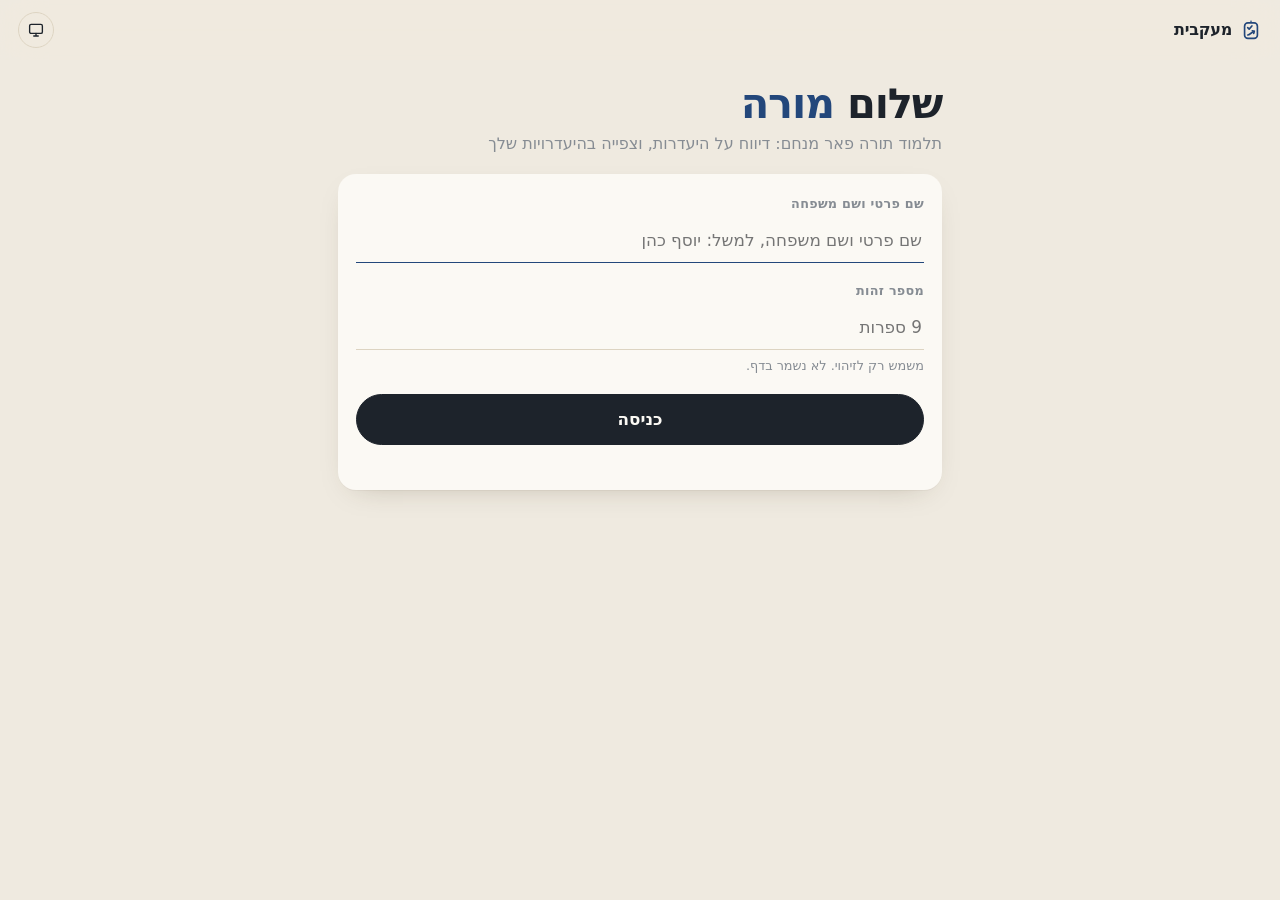
<file: index.html>
<!doctype html>
<html lang="he" dir="rtl">
<head>
  <meta charset="utf-8">
  <meta name="viewport" content="width=device-width, initial-scale=1, viewport-fit=cover">
  <meta name="theme-color" content="#efeae0">
  <meta name="robots" content="noindex, nofollow">
  <title>מעקבית</title>
  <link rel="manifest" href="manifest.webmanifest">
  <link rel="apple-touch-icon" href="apple-touch-icon.png">
  <link rel="icon" href="icon.svg" type="image/svg+xml">
  <meta name="apple-mobile-web-app-capable" content="yes">
  <meta name="apple-mobile-web-app-title" content="מעקבית">
  <script>try{var t=localStorage.getItem("diaryTheme");if(t==="light"||t==="dark")document.documentElement.dataset.theme=t}catch(e){}</script>
  <link rel="stylesheet" href="style.css?v=24">
</head>
<body>
  <header class="top">
    <div class="brand">
      <svg class="nib" viewBox="0 0 24 24" aria-hidden="true"><rect x="5" y="4.2" width="14" height="17" rx="3.6"/><circle cx="12" cy="2.4" r=".9" fill="currentColor" stroke="none"/><path d="M8.4 9.4l1.6 1.6 3-3.4"/><path d="M8.4 17.4c2.4 0 3.6-2.8 7-3.8"/><path d="M13.4 12.9l2.2.6-.6 2.2"/></svg>
      <span>מעקבית</span>
    </div>
    <div class="who" id="who"></div>
    <button class="icon-btn" id="themeBtn" type="button"></button>
  </header>
  <main id="main"></main>
  <div id="toast" class="toast hidden" role="status"></div>
  <script src="config.js"></script>
  <script src="app.js?v=24"></script>
</body>
</html>
</file>
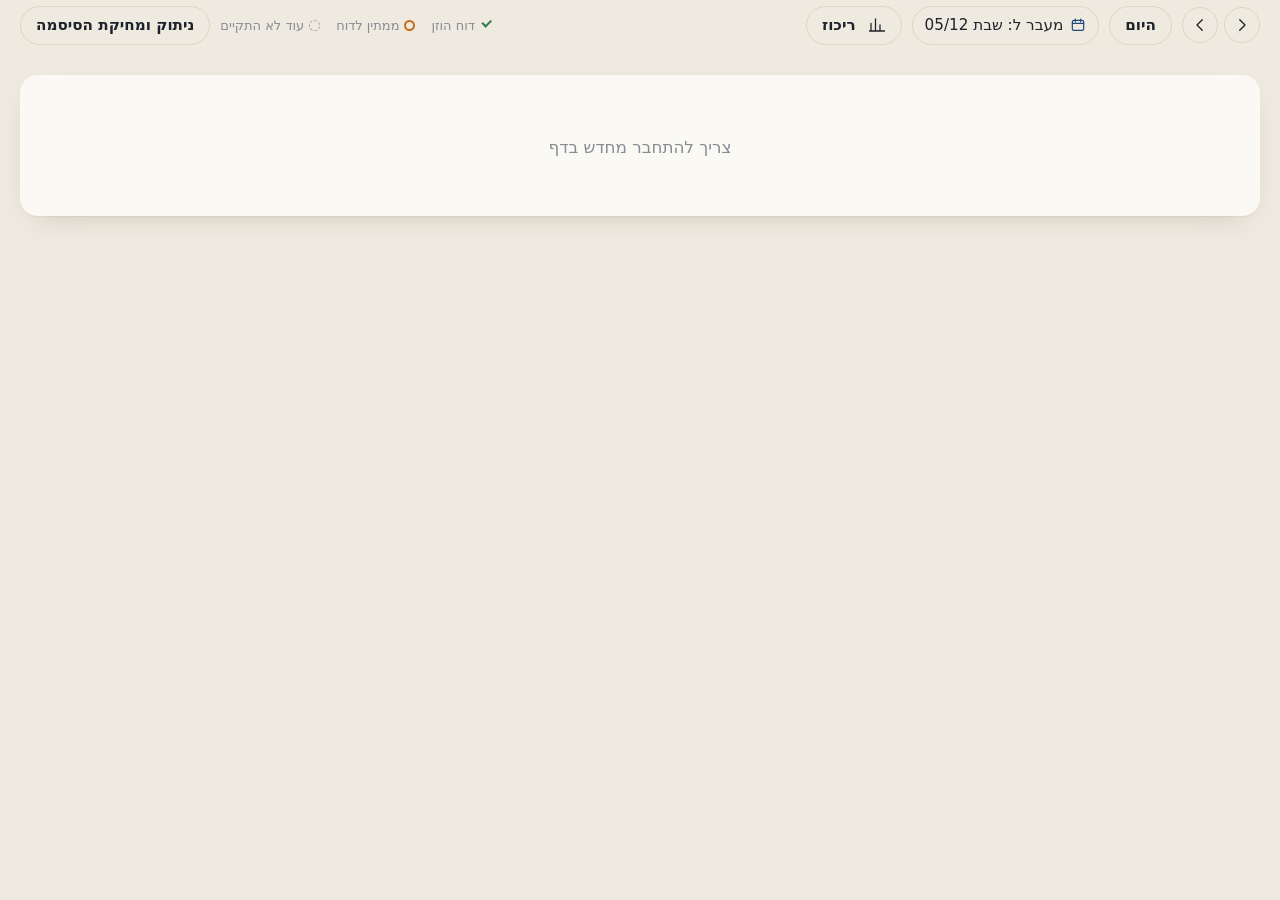
<file: diary/index.html>
<!doctype html>
<html lang="he" dir="rtl">
<head>
  <meta charset="utf-8">
  <meta name="viewport" content="width=device-width, initial-scale=1, viewport-fit=cover">
  <meta name="theme-color" content="#0e5c4f">
  <title>היומן שלי</title>
  <script>try{var t=localStorage.getItem("diaryTheme");if(t==="light"||t==="dark")document.documentElement.dataset.theme=t}catch(e){}</script>
  <link rel="stylesheet" href="style.css">

<style>
/* teacher mode: the portal around it provides the header and the tabs; only the week and the lesson report remain */
.top, .tabs, #view-absences, #view-tt, #view-fills, #themeBtn { display: none !important; }
main { padding-top: 6px !important; padding-bottom: 28px !important; }
#dyConnect { z-index: 60; }
</style>
</head>
<body>
  <div id="login" class="login hidden">
    <form class="login-card" id="loginForm">
      <div class="brand big"><svg class="nib" viewBox="0 0 24 24" aria-hidden="true"><path d="M12 2.5 6.5 9.2l1.3 7.3L12 21.5l4.2-5 1.3-7.3z" fill="none" stroke="currentColor" stroke-width="1.6" stroke-linejoin="round"/><path d="M12 13.2V21" stroke="currentColor" stroke-width="1.6" stroke-linecap="round"/><circle cx="12" cy="11.4" r="1.6" fill="currentColor"/></svg><span>יומן מורה</span></div>
      <p class="muted">כניסה לממשק</p>
      <input id="password" type="password" autocomplete="current-password" placeholder="סיסמה" required>
      <button class="btn primary wide" type="submit">כניסה</button>
      <p id="loginError" class="error"></p>
    </form>
  </div>

  <div id="app" class="hidden">
    <header class="top">
      <div class="brand"><svg class="nib" viewBox="0 0 24 24" aria-hidden="true"><path d="M12 2.5 6.5 9.2l1.3 7.3L12 21.5l4.2-5 1.3-7.3z" fill="none" stroke="currentColor" stroke-width="1.6" stroke-linejoin="round"/><path d="M12 13.2V21" stroke="currentColor" stroke-width="1.6" stroke-linecap="round"/><circle cx="12" cy="11.4" r="1.6" fill="currentColor"/></svg><span>יומן מורה</span></div>
      <nav class="tabs" role="tablist" aria-label="מסכים">
        <button class="tab active" data-view="week" role="tab"><svg viewBox="0 0 24 24" aria-hidden="true"><rect x="3.5" y="4.5" width="17" height="16" rx="2.5"/><path d="M3.5 9.5h17M8.5 4.5v-2M15.5 4.5v-2M8 14h2M14 14h2"/></svg><span class="t-full">מערכת ויומן</span><span class="t-short">יומן</span></button>
        <button class="tab" data-view="absences" role="tab"><svg viewBox="0 0 24 24" aria-hidden="true"><circle cx="9.5" cy="8.5" r="3.5"/><path d="M3.5 20c.4-3.4 2.9-5.5 6-5.5s5.6 2.1 6 5.5M16.5 8.5h5"/></svg><span class="t-full">היעדרויות מורים</span><span class="t-short">היעדרויות</span></button>
        <button class="tab" data-view="tt" role="tab"><svg viewBox="0 0 24 24" aria-hidden="true"><circle cx="12" cy="12" r="8.5"/><path d="M12 7.5V12l3 2"/></svg><span class="t-full">מערכת שעות</span><span class="t-short">שעות</span></button>
        <button class="tab" data-view="sum" role="tab"><svg viewBox="0 0 24 24" aria-hidden="true"><path d="M4 20V10M10 20V4M16 20v-8M22 20H2"/></svg><span class="t-full">ריכוז התנהגות</span><span class="t-short">ריכוז</span></button>
        <button class="tab" data-view="fills" role="tab"><svg viewBox="0 0 24 24" aria-hidden="true"><path d="M5 8h13l-3-3M19 16H6l3 3"/></svg><span class="t-full">מילויי מקום</span><span class="t-short">מילויים</span></button>
      </nav>
      <div class="who" id="who"></div>
      <button class="icon-btn" id="themeBtn" type="button"></button>
    </header>

    <main>
      <section id="view-week" class="view">
        <div class="toolbar">
          <div class="nav-group">
            <button class="icon-btn" id="prevWeek" title="שבוע קודם" aria-label="שבוע קודם"><svg viewBox="0 0 24 24" aria-hidden="true"><path d="M9 5l7 7-7 7" /></svg></button>
            <div class="week-label" id="weekLabel">טוען…</div>
            <button class="icon-btn" id="nextWeek" title="שבוע הבא" aria-label="שבוע הבא"><svg viewBox="0 0 24 24" aria-hidden="true"><path d="M15 5l-7 7 7 7" /></svg></button>
          </div>
          <button class="btn ghost" id="thisWeek">היום</button>
          <button class="btn ghost sum-open" id="sumOpen" type="button"><svg viewBox="0 0 24 24" aria-hidden="true"><path d="M4 20V10M10 20V4M16 20v-8M22 20H2"/></svg>ריכוז</button>
          <div class="legend">
            <span><i class="mark-st done"></i>דוח הוזן</span>
            <span><i class="mark-st todo"></i>ממתין לדוח</span>
            <span><i class="mark-st future"></i>עוד לא התקיים</span>
          </div>
        </div>
        <h1 class="week-title" id="weekTitle"></h1>
        <div class="day-chips" id="dayChips"></div>
        <div class="grid-wrap"><div id="grid" class="grid"></div></div>
      </section>

      <section id="view-absences" class="view hidden">
        <h1 class="week-title" id="absTitle"></h1>
        <div class="abs-dates" id="absDates"></div>
        <div class="abs-actions">
          <button class="btn abs-new" id="newAbsence" type="button"><svg viewBox="0 0 24 24" aria-hidden="true"><path d="M12 5v14M5 12h14"/></svg>היעדרות חדשה</button>
          <button class="btn abs-more" id="absMore" type="button" aria-expanded="false" aria-controls="absPanel"><span>עוד</span><svg viewBox="0 0 24 24" aria-hidden="true"><path d="m6 9 6 6 6-6"/></svg></button>
        </div>
        <div class="abs-quick" id="absQuick"></div>
        <div class="abs-panel" id="absPanel">
          <div class="abs-range" id="absRange"></div>
          <div class="abs-fields" id="absFields"></div>
          <div class="abs-tools" id="absTools"></div>
        </div>
        <div class="abs-stats" id="absStats"></div>
        <div id="absList" class="cards"></div>
      </section>
      <section id="view-tt" class="view hidden">
        <div class="toolbar tt-bar">
          <div class="seg" id="ttMode" role="tablist" aria-label="תצוגה">
            <button data-mode="teacher" role="tab">לפי מורה</button>
            <button data-mode="class" role="tab">לפי כיתה</button>
            <button data-mode="free" role="tab">מי פנוי</button>
          </div>
          <div class="nav-group">
            <button class="icon-btn" id="ttPrevWeek" title="שבוע קודם" aria-label="שבוע קודם"><svg viewBox="0 0 24 24" aria-hidden="true"><path d="M9 5l7 7-7 7" /></svg></button>
            <div class="week-label" id="ttWeekLabel">טוען…</div>
            <button class="icon-btn" id="ttNextWeek" title="שבוע הבא" aria-label="שבוע הבא"><svg viewBox="0 0 24 24" aria-hidden="true"><path d="M15 5l-7 7 7 7" /></svg></button>
          </div>
          <button class="btn ghost" id="ttThisWeek">השבוע</button>
        </div>
        <div class="tt-who" id="ttWho"></div>
        <div class="day-chips" id="ttDayChips"></div>
        <div class="grid-wrap"><div id="ttGrid" class="grid tt-grid"></div></div>
        <div class="tt-legend" id="ttLegend">
          <span><i class="lg lesson"></i>שיעור</span>
          <span><i class="lg private"></i>פרטני</span>
          <span><i class="lg stay"></i>שהייה</span>
          <span><i class="lg other"></i>תפקיד / ישיבה</span>
          <span><i class="lg fill"></i>מילוי מקום</span>
          <span><i class="lg absent"></i>נעדר</span>
        </div>
      </section>
      <section id="view-sum" class="view hidden">
        <div class="smx-head"><button class="btn ghost" id="sumBack" type="button">חזרה ליומן</button><h1 class="week-title">ריכוז התנהגות</h1></div>
        <div id="sumBar" class="smx-bar"></div>
        <div id="sumOut"></div>
      </section>
      <section id="view-fills" class="view hidden">
        <h1 class="week-title">מילויי מקום</h1>
        <div id="fillsBar" class="fills-bar"></div>
        <div id="fillsOut"></div>
      </section>
    </main>
  </div>

  <div id="sheetBackdrop" class="backdrop hidden"></div>
  <aside id="sheet" class="sheet hidden" aria-modal="true" role="dialog"></aside>
  <div id="toast" class="toast hidden" role="status"></div>

  <script src="../config.js"></script>
  <script src="app.js"></script>
</body>
</html>
</file>
<file: style.css>
/* דיווח היעדרות: the same paper-planner language as "יומן מורה".
   Light = paper and fountain-pen ink. Dark = a school chalkboard. */
:root {
  --paper: #efeae0; --sheet: #fbf9f4; --ink: #1d232b; --ink-2: #48505b; --muted: #868c93;
  --rule: #e5ddcd; --line: #ddd4c2; --margin: #cf6a5c; --accent: #23477b; --marker: #ffe58a;
  --done: #2f7a4f; --todo: #c86a1a; --bad: #b4432f;
  --shadow: 0 1px 0 rgba(60, 45, 20, .04), 0 10px 30px -18px rgba(60, 45, 20, .35);
  --display: ui-rounded, "SF Pro Rounded", -apple-system, system-ui, sans-serif;
  color-scheme: light;
}
@media (prefers-color-scheme: dark) {
  :root:not([data-theme="light"]) {
    --paper: #121a16; --sheet: #1a2620; --ink: #ebe8de; --ink-2: #c4c6bd; --muted: #8b958d;
    --rule: rgba(235, 232, 222, .08); --line: rgba(235, 232, 222, .14); --margin: rgba(232, 140, 120, .6);
    --accent: #e9d27c; --marker: rgba(233, 210, 124, .22); --done: #8fd3a5; --todo: #f0a85c; --bad: #f08a7a;
    --shadow: 0 1px 0 rgba(0,0,0,.25), 0 14px 34px -20px rgba(0,0,0,.8);
    color-scheme: dark;
  }
}
:root[data-theme="dark"] {
    --paper: #121a16; --sheet: #1a2620; --ink: #ebe8de; --ink-2: #c4c6bd; --muted: #8b958d;
    --rule: rgba(235, 232, 222, .08); --line: rgba(235, 232, 222, .14); --margin: rgba(232, 140, 120, .6);
    --accent: #e9d27c; --marker: rgba(233, 210, 124, .22); --done: #8fd3a5; --todo: #f0a85c; --bad: #f08a7a;
    --shadow: 0 1px 0 rgba(0,0,0,.25), 0 14px 34px -20px rgba(0,0,0,.8);
    color-scheme: dark;
  }

* { box-sizing: border-box; }
html, body { margin: 0; }
body {
  background: var(--paper); color: var(--ink);
  font: 100%/1.5 -apple-system, BlinkMacSystemFont, system-ui, "Segoe UI", "Noto Sans Hebrew", Arial, sans-serif;
  -webkit-font-smoothing: antialiased; min-height: 100vh;
}
.hidden { display: none !important; }
button { font: inherit; color: inherit; cursor: pointer; -webkit-tap-highlight-color: transparent; }
input, textarea { font: inherit; color: var(--ink); }
svg { width: 18px; height: 18px; fill: none; stroke: currentColor; stroke-width: 1.8; stroke-linecap: round; stroke-linejoin: round; flex: none; }

.top {
  position: sticky; top: 0; z-index: 10; display: flex; align-items: center; gap: 12px;
  padding: 12px 18px; background: color-mix(in srgb, var(--paper) 75%, transparent);
  -webkit-backdrop-filter: blur(20px) saturate(180%); backdrop-filter: blur(20px) saturate(180%);
}
.brand { display: flex; align-items: center; gap: 8px; font-weight: 700; letter-spacing: -0.015em; }
.brand .nib { width: 22px; height: 22px; color: var(--accent); }
.who { margin-inline-start: auto; font-size: .85rem; color: var(--muted); display: flex; gap: 10px; align-items: center; }
.who button { border: 0; background: none; text-decoration: underline; text-underline-offset: 3px; color: var(--muted); padding: 0; }
main { max-width: 640px; margin: 0 auto; padding: 8px 18px 60px; }

h1 { font-size: clamp(1.9rem, 7vw, 2.6rem); line-height: 1.05; letter-spacing: -0.03em; font-weight: 800; margin: 14px 0 6px; }
h1 .accent { color: var(--accent); font-family: var(--display); }
.lead { color: var(--muted); margin: 0 0 18px; }
h2 { font-size: 1.15rem; letter-spacing: -0.015em; margin: 26px 0 10px; padding-bottom: 6px; border-bottom: 2px solid var(--ink); }

.page { background: var(--sheet); border-radius: 18px; box-shadow: var(--shadow); padding: 20px 18px; }
.field { margin-bottom: 18px; }
.label { display: block; font-size: .8rem; letter-spacing: .02em; color: var(--muted); margin-bottom: 6px; font-weight: 600; }
.input {
  width: 100%; background: transparent; border: 0; border-bottom: 1.5px solid var(--line); border-radius: 0;
  padding: 9px 2px; font-size: 1.05rem;
}
.input:focus { outline: none; border-bottom-color: var(--accent); }
textarea.input {
  min-height: 74px; resize: vertical; line-height: calc(1.5em + 8px);
  background-image: repeating-linear-gradient(transparent 0 calc(1.5em + 7px), var(--rule) calc(1.5em + 7px) calc(1.5em + 8px));
}
.hint { font-size: .8rem; color: var(--muted); margin-top: 6px; }
.error { color: var(--bad); min-height: 1.3em; margin: 6px 0 0; font-size: .92rem; }

.btn {
  display: inline-flex; align-items: center; justify-content: center; gap: 6px;
  border: 1px solid var(--line); background: transparent; border-radius: 999px;
  padding: 9px 18px; font-weight: 600; transition: transform .1s ease-out, background-color .15s;
}
.btn:active { transform: scale(.97); }
.btn.primary { background: var(--ink); border-color: var(--ink); color: var(--sheet); }
.btn.wide { width: 100%; padding: 12px; font-size: 1.05rem; }
.btn.link { border: 0; padding: 6px 4px; text-decoration: underline; text-underline-offset: 3px; color: var(--muted); font-weight: 500; }
.btn.danger { color: var(--bad); }
.btn:disabled { opacity: .5; }
.row { display: flex; gap: 10px; flex-wrap: wrap; align-items: center; }
.row2 { display: grid; grid-template-columns: 1fr 1fr; gap: 12px; }

/* chips: hours, reasons, scope */
.chips { display: flex; flex-wrap: wrap; gap: 7px; }
.chip {
  border: 1px solid var(--line); background: transparent; border-radius: 999px; padding: 7px 14px;
  font-weight: 500; transition: transform .1s ease-out, background-color .15s;
}
.chip:active { transform: scale(.96); }
.chip.on { background: var(--ink); border-color: var(--ink); color: var(--sheet); }
.hours .chip { width: 44px; height: 44px; padding: 0; display: inline-grid; place-items: center; font-family: var(--display); font-size: 1.05rem; }
.hours .chip.in { background: color-mix(in srgb, var(--ink) 14%, transparent); border-color: transparent; }

/* date button + calendar */
.dp-btn {
  width: 100%; display: flex; align-items: center; gap: 8px; border: 0; border-bottom: 1.5px solid var(--line);
  background: transparent; padding: 9px 2px; font-size: 1.05rem; text-align: start;
}
.dp-btn svg { color: var(--accent); }
.dp-pop {
  position: fixed; z-index: 50; background: var(--sheet); border: 1px solid var(--line); border-radius: 18px;
  box-shadow: 0 12px 40px rgba(16, 24, 40, .2); padding: 12px; transform-origin: top center;
  animation: dpIn .18s cubic-bezier(.2, .8, .2, 1);
}
@keyframes dpIn { from { transform: scale(.96) translateY(-4px); } to { transform: none; } }
.dp-head { display: flex; align-items: center; gap: 8px; margin-bottom: 8px; }
.dp-title { flex: 1; text-align: center; font-weight: 800; }
.dp-title small { display: block; font-weight: 400; color: var(--muted); font-size: 12px; }
.dp-nav { width: 34px; height: 34px; border-radius: 999px; border: 1px solid var(--line); background: transparent; }
.dp-week, .dp-grid { display: grid; grid-template-columns: repeat(7, 1fr); gap: 3px; }
.dp-week span { text-align: center; font-size: 12px; color: var(--muted); font-weight: 600; }
.dp-day { border: 0; background: transparent; border-radius: 10px; padding: 5px 0 3px; display: flex; flex-direction: column; align-items: center; line-height: 1.1; }
.dp-day b { font-family: var(--display); font-weight: 600; }
.dp-day small { font-size: 10px; color: var(--muted); }
.dp-day.today:not(.sel) { background: linear-gradient(transparent 55%, var(--marker) 55%); }
.dp-day.sel { background: var(--ink); color: var(--sheet); }
.dp-day.sel small { color: inherit; opacity: .75; }
.dp-day:disabled { opacity: .28; cursor: default; }

/* "my absences": tear-off slips */
.slips { display: grid; gap: 16px; }
.slip { background: var(--sheet); border-radius: 4px 4px 16px 16px; box-shadow: var(--shadow); padding: 18px 18px 12px; position: relative; }
.slip::before {
  content: ""; position: absolute; top: -5px; left: 0; right: 0; height: 10px;
  background: radial-gradient(circle at 6px 5px, var(--paper) 3.2px, transparent 3.6px) 0 0 / 14px 10px repeat-x;
}
.slip-top { display: flex; align-items: baseline; gap: 10px; flex-wrap: wrap; }
.slip-date { font-size: 1.3rem; font-weight: 800; letter-spacing: -0.02em; }
.slip-date .num { font-family: var(--display); color: var(--accent); }
.slip-meta { color: var(--ink-2); font-size: .92rem; margin-top: 2px; }
.slip-meta span + span::before { content: "·"; margin: 0 8px; color: var(--muted); }
.slip-note { color: var(--muted); font-size: .88rem; margin-top: 4px; }
.slip-actions { display: flex; gap: 6px; margin-top: 10px; padding-top: 8px; border-top: 1px dashed var(--line); }
.tag { font-size: .78rem; font-weight: 700; padding: 2px 9px; border-radius: 999px; border: 1px solid currentColor; white-space: nowrap; }
.tag.ok { color: var(--done); } .tag.wait { color: var(--todo); } .tag.bad { color: var(--bad); } .tag.muted { color: var(--muted); }
.src { font-size: .78rem; color: var(--muted); margin-inline-start: auto; }
.empty { text-align: center; color: var(--muted); padding: 30px 0 10px; }
.synced { font-size: .78rem; color: var(--muted); text-align: center; margin-top: 18px; }

.loading { text-align: center; color: var(--muted); padding: 40px 0; }
.spinner { width: 22px; height: 22px; margin: 0 auto 8px; border-radius: 50%; border: 3px solid var(--line); border-top-color: var(--accent); animation: spin .8s linear infinite; }
@keyframes spin { to { transform: rotate(360deg); } }
.toast {
  position: fixed; bottom: 22px; left: 50%; transform: translate(-50%, 0); z-index: 60;
  background: var(--ink); color: var(--sheet); border-radius: 999px; padding: 11px 20px; font-weight: 600;
  max-width: 92vw; box-shadow: var(--shadow); transition: transform .28s cubic-bezier(.2,.8,.2,1), opacity .2s;
}
.toast.bad { background: var(--bad); color: #fff; }
.toast.hidden { display: block !important; opacity: 0; transform: translate(-50%, 16px); pointer-events: none; }

@media (prefers-reduced-motion: reduce) {
  *, *::before, *::after { animation-duration: .01ms !important; transition-duration: .01ms !important; }
}
@media (prefers-reduced-transparency: reduce) { .top { background: var(--paper); backdrop-filter: none; -webkit-backdrop-filter: none; } }
@media (max-width: 420px) { .row2 { grid-template-columns: 1fr; } }

/* year summary */
.stats { display: grid; grid-template-columns: repeat(3, 1fr); gap: 10px; margin: 18px 0 4px; }
.stat { background: var(--sheet); border: 0; border-radius: 16px; box-shadow: var(--shadow); padding: 12px 8px; text-align: center; display: flex; flex-direction: column; gap: 2px; }
.stat b { font-family: var(--display); font-size: 1.7rem; line-height: 1; color: var(--accent); }
.stat span { font-size: .78rem; color: var(--muted); }
.stat.warn b { color: var(--bad); }
button.stat:active { transform: scale(.97); }

/* history filters */
.filters { display: grid; gap: 8px; margin: 0 0 14px; }
.frow { display: grid; grid-template-columns: 48px 1fr; align-items: center; gap: 8px; }
.flabel { font-size: .78rem; color: var(--muted); font-weight: 600; }
.filters .chip { padding: 5px 12px; font-size: .88rem; }
.month-sel { padding: 6px 2px; font-size: .95rem; max-width: 220px; }

/* slips: sick-note badge, closed */
.slip-badges { margin-top: 8px; }
.badge { display: inline-flex; align-items: center; gap: 4px; font-size: .82rem; font-weight: 700; padding: 3px 10px; border-radius: 8px; }
.badge.ok { background: color-mix(in srgb, var(--done) 14%, transparent); color: var(--done); }
.badge.bad { background: color-mix(in srgb, var(--bad) 13%, transparent); color: var(--bad); }
.slip.closed { opacity: .6; }
.slip.closed .slip-date { text-decoration: line-through; text-decoration-thickness: 1px; }
.slip-actions { flex-wrap: wrap; }
.btn.attach { margin-inline-start: auto; }

/* report form */
.check { display: flex; gap: 10px; align-items: flex-start; background: color-mix(in srgb, var(--marker) 55%, transparent);
  border-radius: 12px; padding: 12px; margin: 4px 0 16px; cursor: pointer; line-height: 1.45; }
.check input { width: 20px; height: 20px; margin: 2px 0 0; accent-color: var(--accent); flex: none; }
.check.shake { animation: shake .4s; }
@keyframes shake { 20%, 60% { transform: translateX(-6px); } 40%, 80% { transform: translateX(6px); } }
.warn-box { background: color-mix(in srgb, var(--todo) 13%, transparent); color: var(--ink); border-radius: 12px; padding: 10px 12px; margin: -6px 0 16px; font-size: .92rem; }
.file-name { font-size: .85rem; color: var(--muted); }

/* modal */
.modal-back { position: fixed; inset: 0; z-index: 70; background: rgba(20, 16, 10, .38); display: grid; place-items: center; padding: 16px;
  animation: fadeIn .18s ease-out; }
.modal-back.out { opacity: 0; transition: opacity .18s; }
.modal { background: var(--sheet); border-radius: 20px; box-shadow: 0 20px 60px rgba(0,0,0,.3); padding: 22px 20px 16px; width: min(400px, 100%);
  animation: popIn .22s cubic-bezier(.2, .8, .2, 1); }
.modal h3 { margin: 0 0 8px; font-size: 1.2rem; letter-spacing: -0.01em; }
.modal p { margin: 0 0 18px; color: var(--ink-2); line-height: 1.55; }
.modal-actions { display: flex; gap: 8px; flex-wrap: wrap; justify-content: flex-start; }
.btn.danger-fill { background: var(--bad); border-color: var(--bad); color: #fff; }
@keyframes fadeIn { from { opacity: 0; } }
@keyframes popIn { from { transform: scale(.94); opacity: 0; } }
@media (max-width: 420px) { .stats { gap: 6px; } .stat b { font-size: 1.4rem; } }

/* where the absence stands */
.steps { list-style: none; display: flex; flex-wrap: wrap; gap: 4px 0; margin: 10px 0 0; padding: 0; font-size: .82rem; color: var(--muted); }
.steps li { display: inline-flex; align-items: center; gap: 6px; }
.steps li::before { content: ""; width: 8px; height: 8px; border-radius: 50%; border: 1.5px solid currentColor; flex: none; }
.steps li + li::after { order: -1; content: ""; width: 16px; height: 1.5px; background: var(--line); margin: 0 6px; }
.steps li.done { color: var(--done); } .steps li.done::before { background: currentColor; }
.steps li.now { color: var(--todo); font-weight: 600; }
/* note links, request status */
.slip-badges { display: flex; flex-wrap: wrap; align-items: center; gap: 4px 12px; }
.linkbtn { border: 0; background: none; padding: 2px 0; color: var(--accent); font-size: .85rem; font-weight: 600; text-decoration: underline; text-underline-offset: 3px; }
.slip-fix { margin-top: 6px; font-size: .85rem; color: var(--ink-2); }
.fixes { display: flex; flex-direction: column; gap: 8px; }
.fix { background: var(--sheet); border-radius: 12px; box-shadow: var(--shadow); padding: 12px 14px; }
.fix-top { display: flex; flex-wrap: wrap; align-items: center; gap: 6px 12px; font-size: .85rem; color: var(--ink-2); }
.fix-top .muted { color: var(--muted); margin-inline-start: auto; }
.fix-text { margin-top: 6px; }
.fix-answer { margin-top: 8px; padding: 8px 10px; border-radius: 10px; background: color-mix(in srgb, var(--done) 11%, transparent); font-size: .92rem; }
.page .fix { box-shadow: none; padding: 0 0 12px; border-bottom: 1px dashed var(--line); margin-bottom: 12px; }
/* missing-note banner */
.banner { display: flex; align-items: center; gap: 12px; justify-content: space-between; margin: 0 0 14px; padding: 12px 14px; border-radius: 14px;
  background: color-mix(in srgb, var(--bad) 11%, var(--sheet)); color: var(--ink); }
.banner b { color: var(--bad); }
.banner .btn { flex: none; }
/* attach to several absences */
.check.pick { margin-bottom: 8px; background: transparent; border: 1px solid var(--line); }
/* sent screen */
.sent-mark { width: 54px; height: 54px; border-radius: 50%; display: grid; place-items: center; margin: 22px 0 0;
  background: color-mix(in srgb, var(--done) 15%, transparent); color: var(--done); font-size: 1.6rem; font-weight: 800; }
.sum-row { display: flex; justify-content: space-between; gap: 14px; padding: 8px 0; border-bottom: 1px dashed var(--line); }
.sum-row span { color: var(--muted); }
.sum-row b { text-align: end; }
.next { color: var(--ink-2); margin: 14px 0 10px; }
.remind { background: color-mix(in srgb, var(--marker) 60%, transparent); border-radius: 12px; padding: 10px 12px; margin-bottom: 16px; }
@media (prefers-reduced-motion: reduce) { .check.shake { animation: none; } }

/* my requests: closed by default */
.fixes-box { margin: 22px 0 0; }
.fixes-box > summary { display: flex; align-items: center; gap: 10px; cursor: pointer; list-style: none;
  font-size: 1.15rem; font-weight: 700; letter-spacing: -0.015em; padding-bottom: 6px; border-bottom: 2px solid var(--ink); }
.fixes-box > summary::-webkit-details-marker { display: none; }
.fixes-box > summary::after { content: "▾"; margin-inline-start: auto; color: var(--muted); transition: transform .15s; }
.fixes-box[open] > summary::after { transform: rotate(180deg); }
.fixes-box .count { font-size: .78rem; font-weight: 700; padding: 1px 9px; border-radius: 999px; background: color-mix(in srgb, var(--todo) 14%, transparent); color: var(--todo); }
.fixes-box .fixes { margin-top: 10px; }
@media (prefers-reduced-motion: reduce) { .fixes-box > summary::after { transition: none; } }

/* saving in the background */
.saver { position: fixed; left: 50%; bottom: calc(18px + env(safe-area-inset-bottom)); transform: translateX(-50%); z-index: 60;
  max-width: calc(100vw - 32px); padding: 10px 16px; border-radius: 999px; font-size: .92rem; font-weight: 600;
  box-shadow: 0 10px 30px -12px rgba(0,0,0,.45); background: var(--ink); color: var(--paper); text-align: center; }
.saver.ok { background: var(--done); color: #fff; }
.saver.bad { background: var(--bad); color: #fff; }
.status-line { display: flex; align-items: center; justify-content: space-between; gap: 10px; margin: 14px 0 0;
  padding: 10px 12px; border-radius: 12px; font-weight: 600; font-size: .95rem; }
.status-line.wait { background: color-mix(in srgb, var(--todo) 13%, transparent); color: var(--todo); }
.status-line.ok { background: color-mix(in srgb, var(--done) 13%, transparent); color: var(--done); }
.status-line.bad { background: color-mix(in srgb, var(--bad) 13%, transparent); color: var(--bad); }
.status-line .btn.small { padding: 4px 10px; font-size: .85rem; flex: none; }

/* ── tabs and the covered-lessons page ─────────────────────────────── */
.tabs { display: flex; gap: 6px; margin: 14px 0 6px; padding: 4px; background: var(--rule); border-radius: 14px; }
.tab { flex: 1; border: 0; background: transparent; border-radius: 11px; padding: 9px 6px; font-weight: 600; color: var(--ink-2); }
.tab.on { background: var(--sheet); color: var(--ink); box-shadow: var(--shadow); }
.groups { margin-top: 10px; display: flex; flex-direction: column; gap: 8px; }
.glead { color: var(--ink-2); font-size: .92rem; margin: 6px 2px; }
.glead b { color: var(--accent); font-family: var(--display); font-size: 1.1rem; }
.group { background: var(--sheet); border-radius: 14px; box-shadow: var(--shadow); overflow: hidden; }
.group summary { display: flex; justify-content: space-between; align-items: center; gap: 10px; padding: 13px 16px; cursor: pointer; list-style: none; font-weight: 600; }
.group summary::-webkit-details-marker { display: none; }
.group summary::after { content: "‹"; transition: transform .2s; color: var(--muted); margin-inline-start: 4px; }
.group[open] summary::after { transform: rotate(-90deg); }
.group summary .count { margin-inline-start: auto; font-weight: 500; color: var(--accent); font-size: .92rem; }
.glist { border-top: 1px solid var(--rule); padding: 4px 16px 8px; }
.frow2 { padding: 10px 0; border-bottom: 1px dashed var(--rule); display: grid; gap: 2px; }
.frow2:last-child { border-bottom: 0; }
.frow2.future { opacity: .85; }
.fr-top { display: flex; gap: 10px; align-items: baseline; flex-wrap: wrap; }
.fr-top span { color: var(--ink-2); font-size: .92rem; }
.fr-what { font-size: .95rem; }
.fr-inst { color: var(--muted); font-size: .85rem; }
.fr-fix { justify-self: start; font-size: .8rem; padding: 2px 0; }
.tag.soon { background: var(--marker); }
@media (prefers-reduced-motion: reduce) { .group summary::after { transition: none; } }

.fr-heb { color: var(--muted) !important; }

/* compact filters: dropdowns in a folded box */
.fsel { display: grid; gap: 2px; min-width: 0; }
.fsel .flabel { font-size: .74rem; }
.input.sel { padding: 7px 2px; font-size: .95rem; max-width: none; }
.filter-box { background: var(--sheet); border-radius: 12px; box-shadow: var(--shadow); }
.filter-box summary { display: flex; align-items: center; gap: 8px; padding: 10px 14px; cursor: pointer; list-style: none; font-weight: 600; }
.filter-box summary::-webkit-details-marker { display: none; }
.filter-box summary::after { content: "‹"; margin-inline-start: auto; color: var(--muted); transition: transform .2s; }
.filter-box[open] summary::after { transform: rotate(-90deg); }
.filter-box .count { font-weight: 600; font-size: .78rem; color: var(--accent); background: var(--marker); border-radius: 999px; padding: 1px 9px; }
.fgrid { display: grid; grid-template-columns: 1fr 1fr; gap: 6px 14px; padding: 2px 14px 12px; }
.filters .fsel > .input { width: 100%; }
@media (prefers-reduced-motion: reduce) { .filter-box summary::after { transition: none; } }

.fills-link { display: flex; align-items: center; gap: 10px; width: 100%; margin: 10px 0 0; padding: 12px 16px; border: 0; border-radius: 14px;
  background: var(--sheet); box-shadow: var(--shadow); text-align: start; }
.fills-link b { color: var(--accent); font-family: var(--display); }
.fills-link .go { margin-inline-start: auto; color: var(--muted); }
.fills-link:active { transform: scale(.98); }

/* the office view: whose absence */
.slip-who { font-weight: 800; color: var(--ink); font-size: 1rem; margin-bottom: 2px; }
.input.code { -webkit-text-security: disc; text-security: disc; text-align: left; }
/* picking a substitute */
.modal.picker { max-height: 82vh; display: flex; flex-direction: column; }
.pick-list { overflow: auto; margin: 4px 0 10px; }
.pick-head { font-size: .8rem; color: var(--muted); margin: 12px 0 4px; }
.pick-item { display: flex; justify-content: space-between; align-items: center; gap: 10px; width: 100%; padding: 13px 8px;
  border: 0; border-bottom: 1px solid var(--line); background: none; font: inherit; color: inherit; text-align: start; cursor: pointer; }
.pick-item:disabled { opacity: .4; cursor: default; }
.pick-item:active:not(:disabled) { background: rgba(0,0,0,.04); }
/* what is on its way */
.slip.pending { opacity: .88; }
.flash { display: flex; justify-content: space-between; align-items: flex-start; gap: 8px; margin: 12px 0 4px; padding: 10px 12px;
  border-radius: 12px; background: rgba(60, 130, 80, .12); font-size: .92rem; line-height: 1.4; }
/* the staff's dates: buttons and a calendar */
.date-nav .chips { margin: 12px 0 8px; }
.date-row { display: flex; gap: 8px; align-items: center; }
.date-row .dp-btn { flex: 1; min-width: 0; }
.range-title { text-align: center; color: var(--muted); font-size: .9rem; margin: 6px 0 0; }
.date-nav .chips { flex-wrap: nowrap; gap: 6px; }
.date-nav .chip { flex: 1 1 0; min-width: 0; padding: 9px 4px; font-size: .88rem; text-align: center; }

/* ── my diary: the owner's diary, inside the page ─────────────────── */
main.wide { max-width: 1400px; }
.dy-frame { display: block; width: 100%; border: 0; height: calc(100dvh - 150px); min-height: 560px; background: transparent; }

/* the look choice: one icon in the header */
.top .icon-btn { width: 36px; height: 36px; display: inline-grid; place-items: center; border-radius: 999px; border: 1px solid var(--line); background: transparent; color: var(--ink); flex: none; }
.top .icon-btn svg { width: 18px; height: 18px; }
.top .icon-btn:hover { border-color: var(--ink-2); }
</file>
<file: diary/style.css>
:root {
  --ink: #18212f;
  --ink-2: #4a5568;
  --muted: #7b8594;
  --paper: #f3f5f2;
  --surface: #ffffff;
  --line: #e3e7e2;
  --accent: #0e5c4f;
  --accent-2: #12806d;
  --accent-soft: #e2f1ec;
  --done: #1f9d6b;
  --todo: #e0812b;
  --future: #a5adb8;
  --cancel: #9aa1aa;
  --danger: #c23b3b;
  --k-lesson: #ffffff;
  --k-private-bg: #fff1e6; --k-private: #b4540f;
  --k-stay-bg: #f2edfc;    --k-stay: #6b3fc4;
  --k-other-bg: #f7f4dd;   --k-other: #7d6d0c;
  --k-event-bg: #e8eefe;   --k-event: #3651c9;
  --today: #fff8d6;
  --shadow: 0 1px 2px rgba(16, 24, 40, .06), 0 4px 14px rgba(16, 24, 40, .06);
  --r: 12px;
  color-scheme: light;
}

@media (prefers-color-scheme: dark) {
  :root:not([data-theme="light"]) {
    --ink: #e8ecef; --ink-2: #c1c8d0; --muted: #8e98a4;
    --paper: #111614; --surface: #1a211e; --line: #2a332f;
    --accent: #4cc4a8; --accent-2: #63d6bb; --accent-soft: #173a32;
    --k-lesson: #1a211e;
    --k-private-bg: #3a2414; --k-private: #f3a467;
    --k-stay-bg: #2a2140;    --k-stay: #b9a0f2;
    --k-other-bg: #312e15;   --k-other: #e0d276;
    --k-event-bg: #1f2846;   --k-event: #9db0ff;
    --today: #2b2a17;
    --shadow: 0 1px 2px rgba(0,0,0,.4);
    color-scheme: dark;
  }
}
:root[data-theme="dark"] {
  --ink: #e8ecef; --ink-2: #c1c8d0; --muted: #8e98a4;
  --paper: #111614; --surface: #1a211e; --line: #2a332f;
  --accent: #4cc4a8; --accent-2: #63d6bb; --accent-soft: #173a32;
  --k-lesson: #1a211e;
  --k-private-bg: #3a2414; --k-private: #f3a467;
  --k-stay-bg: #2a2140;    --k-stay: #b9a0f2;
  --k-other-bg: #312e15;   --k-other: #e0d276;
  --k-event-bg: #1f2846;   --k-event: #9db0ff;
  --today: #2b2a17;
  color-scheme: dark;
}

* { box-sizing: border-box; }
html, body { margin: 0; }
body {
  background: var(--paper);
  color: var(--ink);
  font: 100%/1.5 -apple-system, BlinkMacSystemFont, system-ui, "Segoe UI", "Noto Sans Hebrew", Arial, sans-serif;
  font-size: 0.95rem;
  font-optical-sizing: auto;
  -webkit-font-smoothing: antialiased;
}
.hidden { display: none !important; }
.muted { color: var(--muted); }
.error { color: var(--danger); min-height: 1.4em; margin: 8px 0 0; }
button { font: inherit; color: inherit; cursor: pointer; }
input, select, textarea { font: inherit; color: var(--ink); }

/* ── top bar ──────────────────────────────────────────────── */
.top {
  position: sticky; top: 0; z-index: 20;
  display: flex; align-items: center; gap: 18px;
  padding: 10px 20px;
  background: color-mix(in srgb, var(--surface) 72%, transparent);
  -webkit-backdrop-filter: blur(20px) saturate(180%);
  backdrop-filter: blur(20px) saturate(180%);
  box-shadow: 0 1px 0 transparent;
  transition: box-shadow .2s ease;
}
.top.scrolled { box-shadow: 0 1px 0 var(--line), 0 6px 18px -12px rgba(16, 24, 40, .25); }
.brand { display: flex; align-items: center; gap: 8px; font-weight: 700; font-size: 1.06rem; letter-spacing: -0.01em; white-space: nowrap; }
.brand.big { font-size: 24px; justify-content: center; }
.mark {
  display: inline-grid; place-items: center;
  width: 30px; height: 30px; border-radius: 9px;
  background: var(--accent); color: #fff; font-size: 16px;
}
.tabs { display: flex; gap: 4px; background: var(--paper); padding: 4px; border-radius: 10px; }
.tab { border: 0; background: transparent; padding: 7px 14px; border-radius: 8px; color: var(--ink-2); font-weight: 500; }
.tab.active { background: var(--surface); color: var(--accent); box-shadow: var(--shadow); }
.who { margin-inline-start: auto; color: var(--muted); font-size: 13px; white-space: nowrap; overflow: hidden; text-overflow: ellipsis; }

main { padding: 16px 20px 40px; max-width: 1400px; margin: 0 auto; }

/* ── controls ─────────────────────────────────────────────── */
.toolbar { display: flex; flex-wrap: wrap; align-items: center; gap: 10px; margin-bottom: 14px; }
.nav-group { display: flex; align-items: center; gap: 6px; }
.week-label { font-weight: 600; min-width: 170px; text-align: center; }
.icon-btn {
  width: 34px; height: 34px; border-radius: 9px;
  border: 1px solid var(--line); background: var(--surface);
  font-size: 20px; line-height: 1;
}
.btn {
  border: 1px solid var(--line); background: var(--surface);
  padding: 7px 14px; border-radius: 9px; font-weight: 500;
}
.btn:hover { border-color: var(--accent-2); }
.btn.primary { background: var(--accent); border-color: var(--accent); color: #fff; }
.btn.primary:hover { background: var(--accent-2); }
.btn.ghost { background: transparent; }
.btn.danger { color: var(--danger); }
.btn.danger.solid { background: var(--danger); border-color: var(--danger); color: #fff; }
.btn.wide { width: 100%; }
.btn:disabled { opacity: .55; cursor: default; }
.legend { display: flex; flex-wrap: wrap; gap: 12px; margin-inline-start: auto; color: var(--muted); font-size: 13px; }
.legend span { display: inline-flex; align-items: center; gap: 5px; }
.dot { width: 9px; height: 9px; border-radius: 50%; display: inline-block; flex: none; }
.dot.done { background: var(--done); }
.dot.todo { background: var(--todo); }
.dot.future { background: var(--future); }
.dot.cancel { background: transparent; border: 2px solid var(--cancel); }
.chip-sample { width: 14px; height: 10px; border-radius: 3px; display: inline-block; }
.chip-sample.k-private { background: var(--k-private-bg); border: 1px solid var(--k-private); }
.chip-sample.k-stay { background: var(--k-stay-bg); border: 1px solid var(--k-stay); }

/* ── weekly grid ──────────────────────────────────────────── */
.grid-wrap { overflow-x: auto; }
.grid {
  display: grid;
  grid-template-columns: 44px repeat(var(--days, 6), minmax(150px, 1fr));
  gap: 6px;
  min-width: 760px;
}
.g-head {
  padding: 8px 10px; border-radius: 10px;
  background: var(--surface); border: 1px solid var(--line);
  font-weight: 600; text-align: center;
}
.g-head small { display: block; font-weight: 400; color: var(--muted); font-size: 12px; }
.g-head.today { background: var(--today); border-color: var(--todo); }
.g-hour { display: grid; place-items: center; color: var(--muted); font-weight: 600; font-size: 14px; }
.g-cell { min-height: 62px; display: flex; flex-direction: column; gap: 4px; }
.g-cell.today { background: color-mix(in srgb, var(--today) 50%, transparent); border-radius: 10px; }
.slot {
  flex: 1;
  display: flex; flex-direction: column; justify-content: center; gap: 2px;
  padding: 7px 10px; border-radius: 10px;
  background: var(--k-lesson); border: 1px solid var(--line);
  text-align: start; min-height: 58px;
  position: relative;
}
button.slot:hover { border-color: var(--accent-2); box-shadow: var(--shadow); }
.slot .s-title { font-weight: 600; font-size: 14px; line-height: 1.25; }
.slot .s-sub { font-size: 12.5px; color: var(--ink-2); display: flex; align-items: center; gap: 6px; }
.slot.lesson { border-inline-start: 4px solid var(--accent); }
.slot.lesson.todo { border-inline-start-color: var(--todo); }
.slot.lesson.future { border-inline-start-color: var(--future); }
.slot.lesson.cancel { opacity: .65; }
.slot.lesson.cancel .s-title { text-decoration: line-through; }
.slot.k-private { background: var(--k-private-bg); border-color: transparent; color: var(--k-private); }
.slot.k-stay { background: var(--k-stay-bg); border-color: transparent; color: var(--k-stay); }
.slot.k-other { background: var(--k-other-bg); border-color: transparent; color: var(--k-other); }
.slot.k-event { background: var(--k-event-bg); border-color: transparent; color: var(--k-event); }
.slot.k-private .s-sub, .slot.k-stay .s-sub, .slot.k-other .s-sub, .slot.k-event .s-sub { color: inherit; opacity: .85; }
.empty-slot { flex: 1; border-radius: 10px; border: 1px dashed var(--line); min-height: 58px; }

.day-chips { display: none; gap: 6px; overflow-x: auto; padding-bottom: 6px; margin-bottom: 8px; }
.day-chip {
  flex: none; border: 1px solid var(--line); background: var(--surface);
  border-radius: 999px; padding: 6px 12px; font-weight: 500;
}
.day-chip.active { background: var(--accent); border-color: var(--accent); color: #fff; }
.day-chip.today:not(.active) { border-color: var(--todo); }

/* ── cards (absences) ─────────────────────────────────────── */
.cards { display: grid; grid-template-columns: repeat(auto-fill, minmax(320px, 1fr)); gap: 12px; }
.card {
  background: var(--surface); border: 1px solid var(--line); border-radius: var(--r);
  padding: 14px 16px; box-shadow: var(--shadow);
  display: flex; flex-direction: column; gap: 8px;
}
.card h3 { margin: 0; font-size: 1rem; letter-spacing: -0.005em; line-height: 1.3; }
.card .meta { color: var(--ink-2); font-size: 14px; display: flex; flex-wrap: wrap; gap: 6px 14px; }
.card .actions { display: flex; flex-wrap: wrap; gap: 6px; margin-top: 4px; }
.badge {
  display: inline-flex; align-items: center; gap: 4px;
  font-size: 12px; font-weight: 600; padding: 2px 8px; border-radius: 999px;
  background: var(--paper); color: var(--ink-2);
}
.badge.ok { background: var(--accent-soft); color: var(--accent); }
.badge.warn { background: var(--k-private-bg); color: var(--k-private); }
.date-strip { display: flex; gap: 6px; overflow-x: auto; }
.date-input { border: 1px solid var(--line); border-radius: 9px; padding: 6px 10px; background: var(--surface); }
.empty-state { text-align: center; color: var(--muted); padding: 50px 10px; grid-column: 1 / -1; }

/* ── side sheet ───────────────────────────────────────────── */
.backdrop { position: fixed; inset: 0; background: rgba(10, 16, 14, .38); z-index: 40; opacity: 0; }
.sheet {
  will-change: transform;
  touch-action: pan-y;
  position: fixed; top: 0; bottom: 0; inset-inline-start: 0;
  width: min(640px, 100vw);
  background: var(--surface); z-index: 50;
  display: flex; flex-direction: column;
  box-shadow: 0 0 40px rgba(0,0,0,.18);
}
.sh-head { padding: 16px 20px 12px; border-bottom: 1px solid var(--line); display: flex; gap: 12px; align-items: flex-start; }
.sh-head h2 { margin: 0; font-size: 1.22rem; letter-spacing: -0.015em; line-height: 1.2; }
.sh-head .sub { color: var(--muted); font-size: 13.5px; }
.sh-head .close { margin-inline-start: auto; }
.sh-body { padding: 16px 20px; overflow-y: auto; flex: 1; }
.sh-foot {
  padding: 12px 20px; border-top: 1px solid var(--line);
  display: flex; align-items: center; gap: 10px; background: var(--surface);
}
.sh-foot .grow { flex: 1; color: var(--muted); font-size: 13.5px; }
.field { margin-bottom: 14px; }
.field > label, .field > .label { display: block; font-weight: 600; font-size: 13.5px; margin-bottom: 5px; color: var(--ink-2); }
.field input[type=text], .field input[type=date], .field select, .field textarea {
  width: 100%; border: 1px solid var(--line); border-radius: 9px;
  padding: 8px 10px; background: var(--surface);
}
.field textarea { min-height: 70px; resize: vertical; }
.field input:focus, .field select:focus, .field textarea:focus { outline: 2px solid var(--accent-soft); border-color: var(--accent-2); }
.row2 { display: grid; grid-template-columns: 1fr 1fr; gap: 10px; }
.seg { display: inline-flex; background: var(--paper); border-radius: 9px; padding: 3px; gap: 3px; }
.seg button { border: 0; background: transparent; padding: 6px 14px; border-radius: 7px; font-weight: 500; color: var(--ink-2); }
.seg button.on { background: var(--surface); color: var(--accent); box-shadow: var(--shadow); }
.check { display: flex; align-items: center; gap: 8px; }

/* students */
.students-head { display: flex; align-items: center; gap: 8px; margin: 6px 0 8px; }
.students-head h3 { margin: 0; font-size: 15px; }
.students-head .muted { font-size: 13px; }
.stu { border-top: 1px solid var(--line); padding: 9px 0; }
.stu:first-of-type { border-top: 0; }
.stu-top { display: flex; align-items: center; gap: 8px; }
.stu-num { color: var(--muted); width: 22px; text-align: center; font-size: 13px; flex: none; }
.stu-name { font-weight: 500; flex: 1; }
.chips { display: flex; flex-wrap: wrap; gap: 5px; margin: 6px 30px 0 0; }
.chip {
  border: 1px solid var(--line); background: var(--surface); color: var(--ink-2);
  border-radius: 999px; padding: 3px 10px; font-size: 13px;
}
.chip.on { background: var(--accent); border-color: var(--accent); color: #fff; }
.chip.on.neg { background: var(--danger); border-color: var(--danger); }
.chip.on.warnc { background: var(--todo); border-color: var(--todo); }
.stu-note { margin: 6px 30px 0 0; }
.stu-note input { width: 100%; border: 1px solid var(--line); border-radius: 8px; padding: 6px 9px; background: var(--surface); font-size: 14px; }
.stu.changed .stu-name::after { content: " •"; color: var(--todo); }

/* substitutes */
.hour-block { border: 1px solid var(--line); border-radius: var(--r); margin-bottom: 12px; overflow: hidden; }
.hour-head { display: flex; align-items: center; gap: 10px; padding: 10px 14px; background: var(--paper); }
.hour-head b { font-size: 15px; }
.hour-head .grow { flex: 1; color: var(--ink-2); }
.t-filter { display: flex; gap: 6px; padding: 10px 14px 0; }
.t-list { display: grid; grid-template-columns: repeat(auto-fill, minmax(170px, 1fr)); gap: 6px; padding: 10px 14px 14px; }
.t-btn {
  display: flex; align-items: center; justify-content: space-between; gap: 6px;
  border: 1px solid var(--line); background: var(--surface); border-radius: 9px;
  padding: 7px 10px; text-align: start; font-size: 14px;
}
.t-btn:hover { border-color: var(--accent-2); }
.tag { font-size: 11.5px; font-weight: 600; padding: 1px 7px; border-radius: 999px; white-space: nowrap; }
.tag.free { background: var(--accent-soft); color: var(--accent); }
.tag.private { background: var(--k-private-bg); color: var(--k-private); }
.tag.stay { background: var(--k-stay-bg); color: var(--k-stay); }
.tag.busy { background: #fde8e8; color: var(--danger); }
.tag.sub { background: var(--k-event-bg); color: var(--k-event); }
.tag.absent { background: var(--paper); color: var(--muted); }

/* ── toast, loading, login ────────────────────────────────── */
.toast {
  position: fixed; bottom: 22px; left: 50%; transform: translateX(-50%);
  background: var(--ink); color: var(--surface);
  padding: 10px 18px; border-radius: 10px; z-index: 70;
  box-shadow: var(--shadow); max-width: 92vw; font-weight: 500;
}
.toast.bad { background: var(--danger); color: #fff; }
.loading { color: var(--muted); padding: 30px 0; text-align: center; }
.spinner {
  width: 22px; height: 22px; border-radius: 50%;
  border: 3px solid var(--line); border-top-color: var(--accent);
  animation: spin .8s linear infinite; margin: 0 auto 8px;
}
@keyframes spin { to { transform: rotate(360deg); } }
.login { min-height: 100vh; display: grid; place-items: center; padding: 16px; }
.login-card {
  width: min(360px, 100%); background: var(--surface); border: 1px solid var(--line);
  border-radius: 16px; padding: 28px 24px; box-shadow: var(--shadow); text-align: center;
}
.login-card input {
  width: 100%; margin: 14px 0 10px; padding: 10px 12px;
  border: 1px solid var(--line); border-radius: 10px; background: var(--surface);
}

/* ── phone ────────────────────────────────────────────────── */
@media (max-width: 760px) {
  .top { flex-wrap: wrap; gap: 8px; padding: 10px 16px; }
  .tabs { order: 3; width: 100%; }
  .tab { flex: 1; }
  main { padding: 12px 16px 40px; }
  .legend { display: none; }
  .day-chips { display: flex; }
  .grid { min-width: 0; grid-template-columns: 36px 1fr; }
  .g-head:not(.sel), .g-cell:not(.sel) { display: none; }
  .g-cell.today { background: transparent; }
  .cards { grid-template-columns: 1fr; }
  .sheet { width: 100vw; }
  .row2 { grid-template-columns: 1fr; }
  .chips, .stu-note { margin-inline-start: 0; margin-right: 0; }
}

/* ── calendar picker ──────────────────────────────────────── */
.dp-btn {
  display: inline-flex; align-items: center; gap: 7px;
  border: 1px solid var(--line); background: var(--surface);
  padding: 7px 12px; border-radius: 9px; font-weight: 500; white-space: nowrap;
}
.dp-btn:hover { border-color: var(--accent-2); }
.dp-ico { font-size: 14px; }
.field .dp-btn { width: 100%; justify-content: flex-start; padding: 8px 10px; }
.dp-pop {
  position: fixed; z-index: 80; width: 300px;
  background: var(--surface); border: 1px solid var(--line); border-radius: 14px;
  box-shadow: 0 12px 40px rgba(16, 24, 40, .18); padding: 12px;
  transform-origin: var(--origin, top right);
  animation: dpIn .18s cubic-bezier(.2, .8, .2, 1);
}
@keyframes dpIn { from { transform: scale(.96) translateY(-4px); } to { transform: none; } }
.dp-head { display: flex; align-items: center; gap: 8px; margin-bottom: 8px; }
.dp-title { flex: 1; text-align: center; font-weight: 700; }
.dp-title small { display: block; font-weight: 400; color: var(--muted); font-size: 12px; }
.dp-nav { width: 32px; height: 32px; border-radius: 9px; border: 1px solid var(--line); background: var(--surface); font-size: 16px; }
.dp-nav:hover { border-color: var(--accent-2); color: var(--accent); }
.dp-week, .dp-grid { display: grid; grid-template-columns: repeat(7, 1fr); gap: 3px; }
.dp-week span { text-align: center; font-size: 12px; color: var(--muted); font-weight: 600; padding: 2px 0 4px; }
.dp-day {
  border: 0; background: transparent; border-radius: 9px; padding: 4px 0 3px;
  display: flex; flex-direction: column; align-items: center; line-height: 1.1;
}
.dp-day b { font-weight: 600; font-size: 14px; }
.dp-day small { font-size: 10px; color: var(--muted); }
.dp-day:hover:not(:disabled) { background: var(--accent-soft); }
.dp-day.today { box-shadow: inset 0 0 0 1.5px var(--todo); }
.dp-day.sel { background: var(--accent); color: #fff; }
.dp-day.sel small { color: rgba(255,255,255,.8); }
.dp-day:disabled { opacity: .3; cursor: default; }
.dp-foot { display: flex; justify-content: center; margin-top: 8px; }

/* summary + report */
.sum-top { display: flex; align-items: center; gap: 16px; margin-bottom: 14px; }
.sum-big { font-size: 30px; font-weight: 700; color: var(--accent); min-width: 70px; text-align: center; }
.sum-top > div:last-child { flex: 1; }
.sum-bar { height: 8px; border-radius: 99px; background: var(--paper); margin-top: 6px; overflow: hidden; }
.sum-bar span { display: block; height: 100%; background: var(--accent); border-radius: 99px; }
.sum-table { width: 100%; border-collapse: collapse; font-size: 14.5px; }
.sum-table th { text-align: start; color: var(--muted); font-weight: 600; font-size: 13px; padding: 6px 8px; border-bottom: 1px solid var(--line); }
.sum-table td { padding: 9px 8px; border-bottom: 1px solid var(--line); }
.sum-table tr.missing td { background: color-mix(in srgb, #fde8e8 55%, transparent); }
.month-list { display: flex; flex-wrap: wrap; gap: 6px; }
.t-btn.busy-btn { outline: 2px solid var(--accent-2); }

/* ── apple-design: press feedback, grabber, motion preferences ───────── */
.btn, .icon-btn, .chip, .day-chip, .t-btn, .dp-day, .dp-nav, .dp-btn, .tab, .seg button, button.slot {
  transition: transform .1s ease-out, background-color .15s ease, border-color .15s ease, box-shadow .15s ease;
  -webkit-tap-highlight-color: transparent;
}
.btn:active, .icon-btn:active, .chip:active, .day-chip:active, .t-btn:active, .dp-day:active,
.dp-nav:active, .dp-btn:active, .tab:active, .seg button:active, button.slot:active { transform: scale(.97); }
button:disabled:active { transform: none; }
.sh-head { cursor: grab; user-select: none; touch-action: none; position: relative; }
.sh-head:active { cursor: grabbing; }
.sh-head::before {
  content: ""; position: absolute; top: 50%; inset-inline-end: 6px; transform: translateY(-50%);
  width: 4px; height: 34px; border-radius: 4px; background: var(--line);
}
.toast { transition: transform .28s cubic-bezier(.2, .8, .2, 1), opacity .2s ease; }
.toast.hidden { display: block !important; opacity: 0; transform: translate(-50%, 16px); pointer-events: none; }
.toast:not(.hidden) { transform: translate(-50%, 0); }
.slot .s-title, .stu-name { letter-spacing: -0.003em; }
.muted, .s-sub, .sub, small { letter-spacing: 0.005em; }

@media (prefers-reduced-motion: reduce) {
  *, *::before, *::after { animation-duration: .01ms !important; scroll-behavior: auto !important; }
  .btn:active, .icon-btn:active, .chip:active, .day-chip:active, .t-btn:active, .dp-day:active,
  .dp-nav:active, .dp-btn:active, .tab:active, .seg button:active, button.slot:active { transform: none; }
  .toast.hidden { transform: translate(-50%, 0); }
}
@media (prefers-reduced-transparency: reduce) {
  .top { background: var(--surface); -webkit-backdrop-filter: none; backdrop-filter: none; }
}
@media (prefers-contrast: more) {
  .top { background: var(--surface); -webkit-backdrop-filter: none; backdrop-filter: none; box-shadow: 0 1px 0 var(--ink-2); }
  .slot, .card, .btn, .chip, .t-btn { border-color: var(--ink-2); }
}

/* ════════════════════════════════════════════════════════════════════
   "מחברת מורה": a teacher's planner, not a dashboard.
   Light = paper and fountain-pen ink. Dark = a school chalkboard.
   ════════════════════════════════════════════════════════════════════ */
:root {
  --paper: #efeae0;          /* the desk */
  --sheet: #fbf9f4;          /* the planner page */
  --surface: #fbf9f4;
  --ink: #1d232b;
  --ink-2: #48505b;
  --muted: #868c93;
  --rule: #e5ddcd;           /* ruled lines */
  --line: #ddd4c2;
  --margin: #cf6a5c;         /* red notebook margin */
  --accent: #23477b;         /* fountain-pen blue */
  --accent-2: #2d5a99;
  --accent-soft: #e3e9f3;
  --marker: #ffe58a;         /* highlighter */
  --done: #2f7a4f; --todo: #c86a1a; --future: #a9a296;
  --k-private-bg: transparent; --k-private: #a25418;
  --k-stay-bg: transparent;    --k-stay: #6a4fa3;
  --k-other-bg: transparent;   --k-other: #7d6d1c;
  --k-event-bg: transparent;   --k-event: #3651c9;
  --today: transparent;
  --shadow: 0 1px 0 rgba(60, 45, 20, .04), 0 10px 30px -18px rgba(60, 45, 20, .35);
  --display: ui-rounded, "SF Pro Rounded", -apple-system, system-ui, sans-serif;
}
@media (prefers-color-scheme: dark) {
  :root:not([data-theme="light"]) {
    --paper: #121a16; --sheet: #1a2620; --surface: #1d2a23;
    --ink: #ebe8de; --ink-2: #c4c6bd; --muted: #8b958d;
    --rule: rgba(235, 232, 222, .08); --line: rgba(235, 232, 222, .14);
    --margin: rgba(232, 140, 120, .55);
    --accent: #e9d27c; --accent-2: #f1dd92; --accent-soft: rgba(233, 210, 124, .14);
    --marker: rgba(233, 210, 124, .22);
    --done: #8fd3a5; --todo: #f0a85c; --future: #7c867f;
    --k-private: #f0a86a; --k-stay: #b9a3f0; --k-other: #e1d27e; --k-event: #9db0ff;
    --shadow: 0 1px 0 rgba(0,0,0,.25), 0 14px 34px -20px rgba(0,0,0,.8);
  }
}
:root[data-theme="dark"] {
  --paper: #121a16; --sheet: #1a2620; --surface: #1d2a23;
  --ink: #ebe8de; --ink-2: #c4c6bd; --muted: #8b958d;
  --rule: rgba(235, 232, 222, .08); --line: rgba(235, 232, 222, .14);
  --margin: rgba(232, 140, 120, .55);
  --accent: #e9d27c; --accent-2: #f1dd92; --accent-soft: rgba(233, 210, 124, .14);
  --marker: rgba(233, 210, 124, .22);
  --done: #8fd3a5; --todo: #f0a85c; --future: #7c867f;
  --k-private: #f0a86a; --k-stay: #b9a3f0; --k-other: #e1d27e; --k-event: #9db0ff;
}
body { background: var(--paper); }
svg { width: 18px; height: 18px; fill: none; stroke: currentColor; stroke-width: 1.8; stroke-linecap: round; stroke-linejoin: round; flex: none; }

/* header: the planner's cover strip */
.brand { gap: 9px; font-size: 1.12rem; letter-spacing: -0.015em; }
.brand .nib { width: 22px; height: 22px; color: var(--accent); }
.brand .nib path, .brand .nib circle { stroke-width: 1.7; }
.mark { display: none; }
.tabs { background: transparent; padding: 0; gap: 18px; }
.tab {
  background: transparent !important; box-shadow: none !important; border-radius: 0;
  padding: 6px 2px; color: var(--muted); font-weight: 600;
  border-bottom: 2px solid transparent;
}
.tab.active { color: var(--ink); border-bottom-color: var(--margin); }

/* editorial heading */
.week-title {
  margin: 6px 0 16px; display: flex; flex-wrap: wrap; align-items: baseline; gap: 4px 16px;
  font-weight: 800; font-size: clamp(1.9rem, 4.6vw, 2.9rem); line-height: 1.02; letter-spacing: -0.03em;
}
.wt-days { font-family: var(--display); color: var(--accent); }
.wt-heb { font-size: .95rem; font-weight: 500; letter-spacing: 0; color: var(--muted); }
.week-label { display: none; }

/* controls: quiet, ink-on-paper */
.btn, .icon-btn, .dp-btn, .day-chip {
  background: transparent; border: 1px solid var(--line); border-radius: 999px; color: var(--ink);
}
.icon-btn { display: inline-grid; place-items: center; width: 36px; height: 36px; }
.btn { display: inline-flex; align-items: center; gap: 6px; padding: 7px 15px; font-weight: 600; }
.btn svg { width: 16px; height: 16px; }
.btn.primary { background: var(--ink); border-color: var(--ink); color: var(--sheet); }
.btn.primary:hover { background: var(--accent); border-color: var(--accent); }
.btn:hover, .icon-btn:hover, .dp-btn:hover, .day-chip:hover { border-color: var(--ink-2); }
.day-chip.active { background: var(--ink); border-color: var(--ink); color: var(--sheet); }
.dp-btn svg { width: 16px; height: 16px; color: var(--accent); }
.legend { gap: 16px; }
.mark-st { display: inline-block; width: 11px; height: 11px; flex: none; position: relative; }
.mark-st.done::after { content: ""; position: absolute; inset: 0 2px 2px 3px; border: solid var(--done); border-width: 0 2.2px 2.2px 0; transform: rotate(45deg) translate(-1px, -2px); }
.mark-st.todo { border-radius: 50%; border: 2px solid var(--todo); }
.mark-st.future { border-radius: 50%; border: 1.5px dashed var(--future); }
.mark-st.cancel { height: 2px; background: var(--muted); align-self: center; }

/* the planner page */
.grid-wrap {
  background: var(--sheet); border-radius: 18px; box-shadow: var(--shadow);
  padding: 10px 14px 6px; overflow-x: auto;
}
.grid { gap: 0; min-width: 820px; grid-template-columns: 54px repeat(var(--days, 6), minmax(140px, 1fr)); }
.g-head {
  background: transparent; border: 0; border-radius: 0; padding: 8px 10px 12px; text-align: start;
  display: grid; grid-template-columns: auto 1fr; align-items: end; column-gap: 8px;
  border-bottom: 2px solid var(--ink);
}
.gh-day { grid-column: 1 / -1; font-size: .8rem; font-weight: 600; color: var(--muted); letter-spacing: .02em; }
.gh-num { font-family: var(--display); font-size: 1.9rem; font-weight: 700; line-height: 1; letter-spacing: -0.03em; }
.gh-heb { font-size: .75rem; color: var(--muted); align-self: end; padding-bottom: 3px; }
.g-head.today { background: transparent; border-color: var(--ink); }
.g-head.today .gh-num {
  background: linear-gradient(transparent 52%, var(--marker) 52%, var(--marker) 88%, transparent 88%);
  padding: 0 4px; margin: 0 -4px;
}
.g-head small { display: none; }
.g-hour {
  font-family: var(--display); font-size: 1.15rem; font-weight: 600; color: var(--margin);
  border-inline-end: 1.5px solid var(--margin); box-shadow: 3px 0 0 -1.5px var(--margin);
  border-bottom: 1px solid var(--rule);
}
[dir="rtl"] .g-hour { box-shadow: -3px 0 0 -1.5px var(--margin); }
.g-cell { border-bottom: 1px solid var(--rule); padding: 5px 6px; gap: 3px; min-height: 66px; }
.g-cell.today { background: color-mix(in srgb, var(--marker) 22%, transparent); border-radius: 0; }
.empty-slot { border: 0; min-height: 0; }

/* entries: written on the page, each subject in its own ink */
.slot {
  background: transparent; border: 0; border-radius: 10px; min-height: 0;
  padding: 7px 10px 7px 8px; gap: 1px;
}
.slot.lesson { border: 0; box-shadow: inset 3px 0 0 var(--subj, var(--accent)); }
[dir="rtl"] .slot.lesson { box-shadow: inset -3px 0 0 var(--subj, var(--accent)); }
.slot.lesson .s-title {
  display: flex; align-items: center; gap: 7px; font-size: .95rem;
  color: color-mix(in srgb, var(--subj, var(--ink)) 70%, var(--ink));
}
button.slot.lesson:hover { background: color-mix(in srgb, var(--subj, var(--accent)) 8%, transparent); }
.slot.lesson .s-sub { color: var(--muted); font-size: .8rem; }
.slot.lesson.future .s-title { opacity: .75; }
.slot.lesson.cancel { opacity: .55; }
.slot.k-private, .slot.k-stay, .slot.k-other, .slot.k-event {
  background: transparent; font-style: italic;
  background-image: repeating-linear-gradient(-45deg, transparent 0 7px, color-mix(in srgb, currentColor 7%, transparent) 7px 8px);
}
.slot.k-private .s-title, .slot.k-stay .s-title, .slot.k-other .s-title, .slot.k-event .s-title { font-weight: 600; font-size: .9rem; }
button.slot.k-private:hover, button.slot.k-stay:hover, button.slot.k-other:hover { outline: 1px dashed currentColor; outline-offset: -2px; }

.slot.lesson { color: var(--ink-2); }

/* phone: one page per day */
.day-chips { padding: 2px 0 10px; }
@media (max-width: 760px) {
  .grid { grid-template-columns: 40px 1fr; min-width: 0; }
  .grid-wrap { padding: 6px 10px; border-radius: 16px; }
  .g-head { grid-column: 2; }
  .tabs { gap: 22px; }
}

/* absence slips: a tear-off strip on top */
.cards { gap: 16px; }
.card.slip {
  background: var(--sheet); border: 0; border-radius: 4px 4px 16px 16px; box-shadow: var(--shadow);
  padding: 18px 18px 14px; position: relative;
}
.card.slip::before {
  content: ""; position: absolute; top: -5px; left: 0; right: 0; height: 10px;
  background: radial-gradient(circle at 6px 5px, var(--paper) 3.2px, transparent 3.6px) 0 0 / 14px 10px repeat-x;
}
.card.slip h3 { font-size: 1.35rem; font-weight: 800; letter-spacing: -0.02em; }
.card.slip .meta { font-size: .9rem; }
.card.slip .meta span + span::before { content: "·"; margin-inline-end: 10px; color: var(--muted); }
.card.slip .actions { border-top: 1px dashed var(--line); padding-top: 12px; margin-top: 6px; }

/* side panel: a loose page laid over the planner */
.sheet { background: var(--sheet); box-shadow: 0 0 0 1px var(--line), -30px 0 60px -30px rgba(40, 30, 10, .35); }
.sh-head { border-bottom: 2px solid var(--ink); padding-top: 20px; }
.sh-head h2 { font-size: 1.45rem; font-weight: 800; letter-spacing: -0.025em; }
.sh-head .sub { color: var(--muted); }
.sh-foot { background: color-mix(in srgb, var(--sheet) 85%, transparent); -webkit-backdrop-filter: blur(14px); backdrop-filter: blur(14px); }
.field > label, .field > .label { text-transform: none; font-size: .8rem; letter-spacing: .02em; color: var(--muted); }
.field input[type=text], .field select, .field textarea, .stu-note input {
  background: transparent; border: 0; border-bottom: 1.5px solid var(--line); border-radius: 0; padding: 8px 2px;
}
.field input[type=text]:focus, .field select:focus, .field textarea:focus, .stu-note input:focus {
  outline: none; border-bottom-color: var(--accent);
}
.field textarea {
  background-image: repeating-linear-gradient(transparent 0 calc(1.5em + 7px), var(--rule) calc(1.5em + 7px) calc(1.5em + 8px));
  line-height: calc(1.5em + 8px); padding-top: 2px;
}
.seg { background: transparent; border: 1px solid var(--line); border-radius: 999px; padding: 3px; }
.seg button { border-radius: 999px; }
.seg button.on { background: var(--ink); color: var(--sheet); box-shadow: none; }
.stu { border-top: 1px solid var(--rule); }
.stu-num { font-family: var(--display); color: var(--margin); font-weight: 600; }
.chip { background: transparent; border-color: var(--line); color: var(--ink-2); }
.chip.on { background: var(--accent); border-color: var(--accent); color: var(--sheet); }
.chip.on.neg { background: #b4432f; border-color: #b4432f; color: #fff; }
.chip.on.warnc { background: var(--todo); border-color: var(--todo); color: #fff; }

/* substitutes and summary */
.hour-block { border: 0; border-radius: 0; border-top: 2px solid var(--ink); margin-bottom: 18px; }
.hour-head { background: transparent; padding: 10px 2px; }
.hour-head b { font-family: var(--display); font-size: 1.2rem; }
.t-list { padding: 6px 2px 4px; }
.t-btn { background: transparent; border: 1px solid var(--line); border-radius: 12px; }
.t-btn:hover { border-color: var(--ink-2); }
.tag { background: transparent !important; padding: 0; font-weight: 600; }
.tag.free { color: var(--done); } .tag.private { color: var(--k-private); } .tag.stay { color: var(--k-stay); }
.tag.busy { color: #b4432f; } .tag.sub { color: var(--k-event); } .tag.absent { color: var(--muted); }
.badge { background: transparent; border: 1px solid currentColor; }
.badge.ok { color: var(--done); background: transparent; } .badge.warn { color: var(--todo); background: transparent; }
.sum-big { font-family: var(--display); font-size: 2.6rem; letter-spacing: -0.03em; color: var(--ink); }
.sum-bar { background: var(--rule); height: 6px; }
.sum-bar span { background: var(--done); }
.sum-table th { border-bottom: 2px solid var(--ink); }
.sum-table td { border-bottom: 1px solid var(--rule); }
.sum-table td:first-child { font-family: var(--display); color: var(--margin); font-weight: 600; }
.sum-table tr.missing td { background: transparent; color: #b4432f; }

/* calendar */
.dp-pop { background: var(--sheet); border: 1px solid var(--line); border-radius: 18px; }
.dp-title { font-weight: 800; letter-spacing: -0.015em; }
.dp-day b { font-family: var(--display); }
.dp-day.sel { background: var(--ink); color: var(--sheet); }
.dp-day.today:not(.sel) { box-shadow: none; background: linear-gradient(transparent 55%, var(--marker) 55%); }
.dp-nav { border-radius: 999px; background: transparent; }

/* toast and login */
.toast { background: var(--ink); color: var(--sheet); border-radius: 999px; padding: 10px 20px; }
.login-card { background: var(--sheet); border: 0; box-shadow: var(--shadow); border-radius: 20px; }
.login-card input { background: transparent; border: 0; border-bottom: 1.5px solid var(--line); border-radius: 0; text-align: center; font-size: 1.05rem; }
.empty-state { font-size: 1.05rem; }
/* chalk needs lighter inks */
@media (prefers-color-scheme: dark) {
  :root:not([data-theme="light"]) .slot.lesson .s-title { color: color-mix(in srgb, var(--subj, var(--ink)) 45%, var(--ink)); }
  :root:not([data-theme="light"]) .slot.lesson { box-shadow: inset -3px 0 0 color-mix(in srgb, var(--subj) 55%, white); }
}
:root[data-theme="dark"] .slot.lesson .s-title { color: color-mix(in srgb, var(--subj, var(--ink)) 45%, var(--ink)); }
:root[data-theme="dark"] .slot.lesson { box-shadow: inset -3px 0 0 color-mix(in srgb, var(--subj) 55%, white); }
.card.slip .actions .btn.danger { border-color: transparent; margin-inline-start: auto; padding-inline: 6px; text-decoration: underline; text-underline-offset: 3px; text-decoration-thickness: 1px; }
.card.slip .actions .btn.danger:hover { color: #b4432f; border-color: transparent; }

/* topic suggestions from earlier lessons of the same class */
.topic-suggest { margin: 8px 0 0; align-items: center; }
.topic-suggest .muted { font-size: 12px; margin-inline-end: 2px; }
.topic-suggest .chip { max-width: 100%; overflow: hidden; text-overflow: ellipsis; white-space: nowrap; }

/* substitution: I cover another teacher's lesson (⇄), or someone covered mine */
.slot .swap-ic { width: 14px; height: 14px; margin-inline-end: 4px; vertical-align: -2px; fill: none;
  stroke: var(--accent); stroke-width: 2.2; stroke-linecap: round; stroke-linejoin: round; }
.slot.lesson.swap { background-image: repeating-linear-gradient(-45deg, transparent 0 7px, color-mix(in srgb, var(--accent) 7%, transparent) 7px 9px); }
.slot.lesson.swap .s-sub { color: var(--accent); font-weight: 600; }
.slot.lesson.covered { opacity: .7; }
.slot.lesson.covered .s-sub { font-style: italic; }

/* absence search */
.search-out { margin-top: 6px; }
.stat-row { display: grid; grid-template-columns: repeat(3, 1fr); gap: 8px; margin: 4px 0 10px; }
.stat { background: color-mix(in srgb, var(--ink) 5%, transparent); border-radius: 14px; padding: 10px 8px; text-align: center; }
.stat b { display: block; font-family: var(--display); font-size: 1.5rem; line-height: 1.1; }
.stat span { font-size: 12px; color: var(--muted); }
.reason-row { display: flex; flex-wrap: wrap; gap: 6px; margin-bottom: 10px; }
.sum-table td .muted { font-size: 12px; }

/* sick-note badge on absences */
.note-badge {
  display: inline-block; vertical-align: middle; margin-inline-start: 8px;
  font-size: .72rem; font-weight: 700; letter-spacing: 0; line-height: 1;
  padding: 4px 8px; border-radius: 999px; white-space: nowrap;
}
.note-badge.ok { background: var(--accent-soft); color: var(--accent); }
.note-badge.miss { background: #fde8e8; color: #b42318; }
td .note-badge { margin-inline-start: 6px; font-size: .68rem; }
@media (prefers-color-scheme: dark) { :root:not([data-theme="light"]) .note-badge.miss { background: #4a1d1d; color: #ffb4ab; } }
:root[data-theme="dark"] .note-badge.miss { background: #4a1d1d; color: #ffb4ab; }

/* ── full timetable tab ───────────────────────────────────── */
.tt-bar { flex-wrap: wrap; }
.tt-who { display: flex; flex-wrap: wrap; align-items: center; gap: 8px; margin: 4px 0 12px; }
.tt-name {
  display: inline-flex; align-items: center; gap: 8px;
  border: 1px solid var(--line); background: var(--surface); border-radius: 12px;
  padding: 8px 14px; font-size: 1.25rem; font-weight: 800; letter-spacing: -0.02em; color: var(--ink);
}
.tt-name:hover { border-color: var(--accent-2); }
.tt-chev { font-size: .8rem; color: var(--muted); }
.tt-who .icon-btn span { font-size: 22px; line-height: 1; }
.tt-stats { display: flex; flex-wrap: wrap; gap: 6px 14px; color: var(--ink-2); font-size: 14px; margin-inline-start: 6px; }
.tt-stats b { color: var(--ink); }
.tt-stats .bad, .tt-stats .bad b { color: var(--danger); }
.tt-classes { display: flex; flex-wrap: wrap; gap: 6px; }
.tt-classes .chip { font-size: 15px; padding: 7px 14px; }
.tt-ask { margin: 0; font-size: 1.15rem; letter-spacing: -0.01em; }
.tt-inline { grid-column: 1 / -1; background: var(--surface); border: 1px solid var(--line); border-radius: var(--r); padding: 14px; }
.tt-grid .slot { min-height: 54px; }
.tt-grid .slot .s-sub { flex-wrap: wrap; }
.slot.tt-blocked {
  background: repeating-linear-gradient(-45deg, transparent 0 6px, color-mix(in srgb, var(--muted) 9%, transparent) 6px 8px);
  border: 0; box-shadow: none; min-height: 40px;
}
.slot.tt-absent { opacity: .9; }
.slot.tt-absent .s-title { text-decoration: line-through; text-decoration-thickness: 1px; }
.tt-st {
  align-self: flex-start; margin-top: 2px;
  font-size: 11.5px; font-weight: 700; padding: 2px 7px; border-radius: 999px;
  background: var(--accent-soft); color: var(--accent);
}
.tt-st.bad { background: #fde8e8; color: #b42318; }
.tt-exam {
  margin-inline-start: 6px; font-size: 10.5px; font-weight: 700; padding: 1px 6px; border-radius: 999px;
  background: var(--k-event-bg); color: var(--k-event); vertical-align: 1px;
}
.slot.tt-vac { background: var(--k-other-bg); color: var(--k-other); border: 0; text-align: center; align-items: center; }
.tt-vac-fill { flex: 1; min-height: 54px; border-radius: 10px; background: color-mix(in srgb, var(--k-other-bg) 55%, transparent); }
.tt-search {
  width: 100%; font-size: 16px; padding: 10px 12px; border-radius: 10px;
  border: 1px solid var(--line); background: var(--surface); color: var(--ink);
}
.tt-search:focus { outline: 2px solid var(--accent-soft); border-color: var(--accent-2); }
.tt-tlist { padding: 12px 0 0; }
.t-btn.on { border-color: var(--accent); background: var(--accent-soft); color: var(--accent); font-weight: 700; }
.tt-rows { display: flex; flex-direction: column; gap: 10px; }
.tt-row { display: flex; justify-content: space-between; gap: 12px; border-bottom: 1px dashed var(--line); padding-bottom: 8px; }
.tt-row span { color: var(--muted); }
.tt-row b { text-align: end; }
.tt-jumps { display: flex; flex-direction: column; gap: 8px; margin-top: 18px; }
.tt-jumps .btn { justify-content: center; }
.tt-legend { display: flex; flex-wrap: wrap; gap: 8px 16px; margin-top: 14px; color: var(--muted); font-size: 13px; }
.tt-legend .lg { display: inline-block; width: 14px; height: 10px; border-radius: 3px; margin-inline-end: 5px; vertical-align: -1px; }
.lg.lesson { background: var(--surface); box-shadow: inset -3px 0 0 var(--accent); border: 1px solid var(--line); }
.lg.private { background: var(--k-private-bg); border: 1px solid var(--k-private); }
.lg.stay { background: var(--k-stay-bg); border: 1px solid var(--k-stay); }
.lg.other { background: var(--k-other-bg); border: 1px solid var(--k-other); }
.lg.fill { background: repeating-linear-gradient(-45deg, var(--surface) 0 3px, var(--accent-soft) 3px 5px); border: 1px solid var(--accent); }
.lg.absent { background: #fde8e8; border: 1px solid #b42318; }
@media (prefers-color-scheme: dark) { :root:not([data-theme="light"]) .tt-st.bad, :root:not([data-theme="light"]) .lg.absent { background: #4a1d1d; color: #ffb4ab; } }
:root[data-theme="dark"] .tt-st.bad, :root[data-theme="dark"] .lg.absent { background: #4a1d1d; color: #ffb4ab; }
@media (max-width: 760px) {
  .tt-name { font-size: 1.1rem; flex: 1; justify-content: space-between; }
  .tt-stats { width: 100%; margin: 0; }
  .tt-classes { flex-wrap: nowrap; overflow-x: auto; padding-bottom: 4px; }
  .tt-classes .chip { flex: none; }
  .tt-legend { font-size: 12px; }
}

/* substitutes summary: change / cancel per hour */
.sum-act { white-space: nowrap; text-align: end; }
.btn.small { padding: 4px 10px; font-size: 13px; border-radius: 8px; }
.sum-act .btn.small + .btn.small { margin-inline-start: 6px; }
@media (max-width: 760px) { .sum-act { white-space: normal; } .sum-act .btn.small { margin: 2px 0; } }

/* who is free */
.tt-hours { display: flex; flex-wrap: wrap; gap: 6px; }
.tt-hours .chip small { opacity: .75; font-weight: 400; }
.tt-freewrap { display: flex; flex-direction: column; gap: 10px; }
.tt-freehead { font-weight: 800; font-size: 1.1rem; letter-spacing: -0.01em; }
.tt-free { border: 1px solid var(--line); border-radius: var(--r); background: var(--surface); }
.tt-free > summary { display: flex; flex-wrap: wrap; align-items: center; gap: 8px; padding: 10px 14px; cursor: pointer; list-style: none; }
.tt-free > summary::-webkit-details-marker { display: none; }
.tt-free > summary::before { content: "▸"; color: var(--muted); transition: transform .15s; }
.tt-free[open] > summary::before { transform: rotate(90deg); }
[dir="rtl"] .tt-free > summary::before { content: "◂"; }
[dir="rtl"] .tt-free[open] > summary::before { transform: rotate(-90deg); }
.tt-count { font-size: 12px; font-weight: 700; padding: 1px 8px; border-radius: 999px; background: var(--paper); color: var(--ink-2); }
.tt-free.g-free > summary b, .tt-free.g-edge > summary b { color: var(--accent); }
.tt-free .t-list { padding: 0 14px 14px; }
.tag.absent { background: #fde8e8; color: #b42318; }
@media (max-width: 760px) { .tt-hours { flex-wrap: nowrap; overflow-x: auto; padding-bottom: 4px; } .tt-hours .chip { flex: none; } }
@media (prefers-reduced-motion: reduce) { .tt-free > summary::before { transition: none; } }

/* delete: "never happened" option, canceled reports */
.never-check { align-items: flex-start; gap: 10px; padding: 12px; border: 1px solid var(--line); border-radius: var(--r); margin-top: 12px; cursor: pointer; }
.never-check input { width: 18px; height: 18px; margin-top: 2px; accent-color: var(--danger); flex: none; }
.never-check .muted { font-size: 13px; margin-top: 2px; }
.canceled-list { grid-template-columns: 1fr; margin-top: 10px; }

/* ── covered lessons (all teachers) ─────────────────────────────────── */
.fills-bar { display: flex; flex-wrap: wrap; gap: 10px 14px; align-items: center; margin: 4px 0 12px; }
.fills-dates { display: flex; gap: 8px; flex-wrap: wrap; }
.fills-top { margin: 4px 0 10px; }
.fills-top select { min-width: 200px; }
.fl-group { background: var(--surface); border: 1px solid var(--line); border-radius: 12px; margin-bottom: 8px; overflow: hidden; }
.fl-group summary { display: flex; justify-content: space-between; align-items: center; gap: 10px; padding: 12px 16px; cursor: pointer; list-style: none; font-weight: 600; }
.fl-group summary::-webkit-details-marker { display: none; }
.fl-group summary .count { margin-inline-start: auto; color: var(--accent); font-weight: 500; font-size: 14px; }
.fl-group summary::after { content: "‹"; color: var(--muted); transition: transform .2s; }
.fl-group[open] summary::after { transform: rotate(-90deg); }
.fl-list { border-top: 1px solid var(--line); padding: 4px 16px 8px; }
.fl-row { display: flex; flex-wrap: wrap; gap: 4px 14px; align-items: baseline; padding: 8px 0; border-bottom: 1px dashed var(--line); font-size: 14.5px; }
.fl-row:last-child { border-bottom: 0; }
.fl-row.future { opacity: .85; }
.fl-row .tag { font-size: 12px; padding: 1px 8px; border-radius: 999px; background: var(--accent-soft); color: var(--accent); }
@media (prefers-reduced-motion: reduce) { .fl-group summary::after { transition: none; } }
.fills-top + .stats, .view .stats { display: grid; grid-template-columns: repeat(3, 1fr); gap: 10px; margin: 0 0 12px; max-width: 520px; }
.view .stat { background: var(--surface); border: 1px solid var(--line); border-radius: 12px; padding: 10px 8px; text-align: center; display: flex; flex-direction: column; gap: 2px; }
.view .stat b { font-size: 1.6rem; line-height: 1; color: var(--accent); }
.view .stat span { font-size: 12.5px; color: var(--muted); }


/* ════════════════════════════════════════════════════════════════════
   Phone and computer, light and dark (v1.14.1)
   ════════════════════════════════════════════════════════════════════ */
:root { --on-accent: #fff; --alert: #b4432f; }
@media (prefers-color-scheme: dark) { :root:not([data-theme="light"]) { --on-accent: #1b2118; --alert: #ff9d8a; } }
:root[data-theme="dark"] { --on-accent: #1b2118; --alert: #ff9d8a; }
.icon-btn svg { width: 18px; height: 18px; }
#themeBtn { flex: none; }
.tab svg, .t-short { display: none; }
.btn:focus-visible, .icon-btn:focus-visible, .chip:focus-visible, .day-chip:focus-visible, .tab:focus-visible, .dp-btn:focus-visible {
  outline: 2px solid var(--accent); outline-offset: 2px;
}

/* ── absences ─────────────────────────────────────────────────────── */
.abs-dates { display: flex; gap: 6px; overflow-x: auto; padding: 2px 0 10px; scrollbar-width: none; scroll-snap-type: x proximity; }
.abs-dates::-webkit-scrollbar { display: none; }
.abs-dates .day-chip { flex: 1 0 auto; min-height: 40px; padding: 0 10px; font-weight: 600; font-size: .92rem; scroll-snap-align: start; white-space: nowrap; }
.abs-actions { display: flex; gap: 10px; align-items: stretch; margin-bottom: 12px; }
.abs-new {
  flex: 1; min-height: 48px; justify-content: center; font-size: 1.02rem; font-weight: 700;
  background: var(--accent); border-color: var(--accent); color: var(--on-accent);
}
.abs-new:hover { background: var(--accent-2); border-color: var(--accent-2); }
.abs-new svg { width: 20px; height: 20px; stroke-width: 2.2; }
.abs-more { min-height: 48px; padding: 0 16px; }
.abs-more svg { transition: transform .2s ease; }
.abs-more.open svg { transform: rotate(180deg); }
.abs-more .count { display: inline-grid; place-items: center; min-width: 20px; height: 20px; padding: 0 6px; border-radius: 999px;
  background: var(--marker); color: var(--ink); font-size: .75rem; font-weight: 700; }
.abs-quick { display: flex; gap: 8px; flex-wrap: wrap; margin-bottom: 10px; }
.abs-quick .chip { min-height: 38px; padding: 0 14px; display: inline-flex; align-items: center; gap: 8px; font-weight: 600; }
.abs-quick .chip b { font-family: var(--display); color: var(--muted); }
.abs-quick .chip.warnc b { color: var(--todo); }
.abs-quick .chip.on b { color: inherit; }
.abs-panel { display: none; flex-direction: column; gap: 16px; background: var(--sheet); border-radius: 16px; box-shadow: var(--shadow); padding: 14px; margin-bottom: 14px; }
.abs-panel.open { display: flex; }
.abs-range { display: grid; grid-template-columns: auto 1fr 1fr auto; gap: 8px; align-items: center; }
.abs-range .dp-btn { width: 100%; min-width: 0; min-height: 40px; justify-content: center; padding: 0 8px; font-size: .88rem; }
.abs-fields { display: grid; grid-template-columns: repeat(auto-fit, minmax(150px, 1fr)); gap: 14px; }
.fsel { display: flex; flex-direction: column; gap: 2px; font-size: .8rem; color: var(--muted); }
.fsel select {
  appearance: none; -webkit-appearance: none; background: transparent; border: 0; border-bottom: 1.5px solid var(--line); border-radius: 0;
  padding: 8px 2px; font-size: 1rem; color: var(--ink);
  background-image: url("data:image/svg+xml,%3Csvg xmlns='http://www.w3.org/2000/svg' viewBox='0 0 24 24' fill='none' stroke='%23868c93' stroke-width='2' stroke-linecap='round' stroke-linejoin='round'%3E%3Cpath d='m6 9 6 6 6-6'/%3E%3C/svg%3E");
  background-repeat: no-repeat; background-position: left 2px center; background-size: 16px;
}
.fsel select:focus-visible { outline: none; border-bottom-color: var(--accent); }
.abs-tools { display: grid; grid-template-columns: repeat(auto-fit, minmax(150px, 1fr)); gap: 8px; }
.abs-tools .btn { justify-content: center; }
.abs-stats { margin: 4px 2px 12px; font-size: .9rem; }
.abs-group { display: flex; justify-content: space-between; align-items: baseline; gap: 10px; margin: 18px 2px 2px; padding-bottom: 6px;
  font-size: 1rem; font-weight: 800; border-bottom: 2px solid var(--ink); grid-column: 1 / -1; }
.abs-group:first-child { margin-top: 4px; }
.abs-group .count { font-size: .8rem; font-weight: 500; color: var(--muted); }
.card.slip.abs { gap: 6px; padding: 16px 16px 14px; }
.abs-date { font-size: .82rem; color: var(--muted); }
.abs-head { display: flex; align-items: center; flex-wrap: wrap; gap: 6px 10px; }
.abs-head h3 { font-size: 1.2rem; }
.abs-note { font-size: .88rem; color: var(--muted); font-style: italic; }
.subs { margin-top: 4px; }
.subs-bar { height: 5px; border-radius: 99px; background: var(--rule); overflow: hidden; margin: 6px 0; }
.subs-bar span { display: block; height: 100%; border-radius: inherit; background: var(--done); }
.subs-text { display: flex; align-items: center; gap: 6px; font-size: .88rem; font-weight: 600; }
.subs-text small { margin-inline-start: auto; font-weight: 500; color: var(--muted); font-family: var(--display); }
.subs-text svg { width: 15px; height: 15px; stroke-width: 2.4; }
.subs-text.miss { color: var(--alert); }
.subs-text.ok { color: var(--done); }
.card.slip.abs .abs-actions { display: flex; flex-wrap: nowrap; gap: 8px; align-items: center; margin-top: 8px; margin-bottom: 0; }
.abs-actions .btn { min-height: 42px; justify-content: center; white-space: nowrap; }
.abs-actions .btn.grow { flex: 1; }
.abs-actions .icon-btn { width: 42px; height: 42px; flex: none; }
.abs-actions .icon-btn.danger { color: var(--alert); }

/* ── covered lessons ──────────────────────────────────────────────── */
.fills-bar { display: grid; gap: 10px; margin: 4px 0 14px; }
.fills-bar .chips { margin: 0; flex-wrap: nowrap; overflow-x: auto; scrollbar-width: none; }
.fills-bar .chips::-webkit-scrollbar, .seg-scroll::-webkit-scrollbar { display: none; }
.fills-bar .chip { flex: none; min-height: 38px; padding: 0 14px; display: inline-flex; align-items: center; }
.fills-dates { display: grid; grid-template-columns: 1fr 1fr; gap: 8px; }
.fills-dates .dp-btn { width: 100%; min-width: 0; min-height: 40px; justify-content: center; padding: 0 8px; font-size: .88rem; }
.seg-scroll { overflow-x: auto; scrollbar-width: none; }
.seg-scroll .seg { display: inline-flex; min-width: max-content; }
.seg button { white-space: nowrap; padding: 7px 14px; }
.fills-top { display: flex; gap: 8px; align-items: center; margin: 4px 0 12px; }
.fills-top select {
  flex: 1; min-width: 0; appearance: none; -webkit-appearance: none; min-height: 40px; padding: 0 16px 0 34px;
  background-color: transparent; border: 1px solid var(--line); border-radius: 999px; color: var(--ink);
  background-image: url("data:image/svg+xml,%3Csvg xmlns='http://www.w3.org/2000/svg' viewBox='0 0 24 24' fill='none' stroke='%23868c93' stroke-width='2' stroke-linecap='round' stroke-linejoin='round'%3E%3Cpath d='m6 9 6 6 6-6'/%3E%3C/svg%3E");
  background-repeat: no-repeat; background-position: left 12px center; background-size: 16px;
}
.fills-top .dl { flex: none; min-height: 40px; }

/* ── phone: header, bottom tab bar, spacing ───────────────────────── */
@media (max-width: 760px) {
  .top { padding: 8px 14px; gap: 10px; background: var(--paper); -webkit-backdrop-filter: none; backdrop-filter: none; }
  .who { font-size: 12px; max-width: 48vw; }
  main { padding: 12px 14px calc(92px + env(safe-area-inset-bottom)); }
  .week-title { font-size: clamp(1.6rem, 8vw, 2.1rem); margin: 2px 0 12px; }
  .tabs {
    position: fixed; inset-inline: 0; bottom: 0; z-index: 30; margin: 0; gap: 0; justify-content: space-around;
    padding: 6px 6px calc(6px + env(safe-area-inset-bottom));
    background: color-mix(in srgb, var(--sheet) 90%, transparent);
    -webkit-backdrop-filter: blur(18px) saturate(160%); backdrop-filter: blur(18px) saturate(160%);
    border-top: 1px solid var(--line);
  }
  .tab { flex: 1 1 0; display: flex; flex-direction: column; align-items: center; gap: 3px; min-height: 52px; padding: 6px 2px 4px; font-size: .72rem; border-bottom: 0; color: var(--muted); }
  .tab svg { display: block; width: 23px; height: 23px; }
  .t-full { display: none; }
  .t-short { display: inline; }
  .tab.active { color: var(--ink); border-bottom-color: transparent; }
  .tab.active svg { color: var(--accent); }
  .tab.active .t-short { background: linear-gradient(transparent 62%, var(--marker) 62%, var(--marker) 92%, transparent 92%); padding: 0 3px; }
  .toast { bottom: calc(86px + env(safe-area-inset-bottom)); }
}

/* ── computer: more air, the new-absence button beside the dates ──── */
@media (min-width: 900px) {
  #view-absences { display: grid; grid-template-columns: 1fr auto; column-gap: 24px; align-items: center; }
  #view-absences.hidden { display: none; }
  #view-absences > * { grid-column: 1 / -1; }
  #view-absences > .abs-dates { grid-column: 1; padding-bottom: 0; flex-wrap: wrap; overflow: visible; }
  #view-absences > .abs-actions { grid-column: 2; margin: 0; }
  .abs-new { flex: none; min-width: 210px; }
  .abs-dates .day-chip { flex: none; padding: 0 18px; }
  .abs-more { display: none; }
  .abs-quick { margin: 16px 0 6px; }
  .abs-panel { display: flex; flex-direction: row; flex-wrap: wrap; align-items: flex-end; gap: 14px 28px; background: transparent; box-shadow: none; padding: 6px 0 10px; margin: 0; }
  .abs-range { grid-template-columns: auto auto auto auto; }
  .abs-range .dp-btn { width: auto; padding: 0 14px; }
  .abs-fields { grid-template-columns: repeat(3, minmax(150px, 190px)); }
  .abs-tools { grid-template-columns: repeat(3, auto); margin-inline-start: auto; }
  .fills-bar { display: flex; flex-wrap: wrap; align-items: center; gap: 12px 20px; }
  .fills-dates { display: flex; }
  .fills-dates .dp-btn { width: auto; padding: 0 14px; }
  .fills-top select { flex: none; min-width: 220px; }
}
@media (prefers-reduced-motion: reduce) { .abs-more svg { transition: none; } }

/* justification of a late / absent student, in the same save */
.stu-just { display: flex; flex-direction: column; gap: 8px; margin-top: 8px; }
.just-item { display: flex; flex-direction: column; gap: 6px; }
.just-note { display: flex; flex-direction: column; gap: 2px; font-size: .8rem; color: var(--muted); }
.just-item input { background: transparent; border: 0; border-bottom: 1.5px solid var(--line); border-radius: 0; padding: 8px 2px; color: var(--ink); }
.just-item input:focus { outline: none; border-bottom-color: var(--accent); }
.chip.just { align-self: flex-start; }
.chip.just::before { content: ""; width: 14px; height: 14px; margin-inline-end: 6px; background: currentColor; -webkit-mask: url("data:image/svg+xml,%3Csvg xmlns='http://www.w3.org/2000/svg' viewBox='0 0 24 24' fill='none' stroke='black' stroke-width='2.6' stroke-linecap='round' stroke-linejoin='round'%3E%3Cpath d='m5 12.5 4.5 4.5L19 7.5'/%3E%3C/svg%3E") center / contain no-repeat; mask: url("data:image/svg+xml,%3Csvg xmlns='http://www.w3.org/2000/svg' viewBox='0 0 24 24' fill='none' stroke='black' stroke-width='2.6' stroke-linecap='round' stroke-linejoin='round'%3E%3Cpath d='m5 12.5 4.5 4.5L19 7.5'/%3E%3C/svg%3E") center / contain no-repeat; display: inline-block; vertical-align: -2px; }
.just-done { display: inline-flex; align-items: center; gap: 6px; font-size: .9rem; font-weight: 600; color: var(--done); }
.just-done svg { width: 15px; height: 15px; stroke-width: 2.4; }

/* ── tracking notes (הערות מעקב) ─────────────────────────────────────── */
.note-btn { position: relative; flex: none; display: inline-grid; place-items: center; width: 34px; height: 34px; border-radius: 9px;
  border: 1px solid transparent; background: transparent; color: var(--muted); cursor: pointer; }
.note-btn svg { width: 19px; height: 19px; fill: none; stroke: currentColor; stroke-width: 1.8; stroke-linecap: round; stroke-linejoin: round; }
.note-btn:hover:not(:disabled) { border-color: var(--line); color: var(--accent); }
.note-btn.has { color: var(--accent); }
.note-btn:disabled { opacity: .45; cursor: default; }
.note-n { position: absolute; top: -3px; inset-inline-start: -3px; min-width: 16px; height: 16px; padding: 0 4px; border-radius: 8px;
  background: var(--accent); color: #fff; font-size: 11px; line-height: 16px; text-align: center; font-weight: 700; }
.nt-veil { position: fixed; inset: 0; z-index: 60; background: rgba(10, 16, 14, .45); display: grid; place-items: center; padding: 12px; }
.nt-box { width: min(560px, 100%); max-height: calc(100dvh - 24px); display: flex; flex-direction: column; background: var(--surface);
  border: 1px solid var(--line); border-radius: 14px; box-shadow: var(--shadow); overflow: hidden; }
.nt-head { display: flex; align-items: center; gap: 10px; padding: 12px 16px; border-bottom: 1px solid var(--line); }
.nt-head h3 { margin: 0; font-size: 1.05rem; }
.nt-head .muted { flex: 1; }
.nt-body { overflow-y: auto; padding: 14px 16px 16px; }
.nt-list { display: grid; gap: 10px; margin-bottom: 16px; }
.nt-empty { color: var(--muted); font-size: .92rem; padding: 4px 0; }
.nt-card { border: 1px solid var(--line); border-radius: 10px; padding: 10px 12px; background: var(--paper); }
.nt-card.pending { opacity: .65; }
.nt-text { white-space: pre-wrap; line-height: 1.5; }
.nt-meta { display: flex; flex-wrap: wrap; gap: 6px; margin-top: 8px; }
.nt-tag { font-size: 12px; padding: 2px 8px; border-radius: 999px; border: 1px solid var(--line); color: var(--ink-2); background: var(--surface); }
.nt-tag.done { color: var(--done); border-color: var(--done); }
.nt-tag.hi { color: var(--danger); border-color: var(--danger); }
.nt-sub { margin-top: 6px; font-size: 12.5px; color: var(--muted); }
.nt-acts { display: flex; flex-wrap: wrap; gap: 6px; margin-top: 10px; }
.nt-new { border-top: 1px solid var(--line); padding-top: 12px; }
.nt-new h4 { margin: 0 0 8px; font-size: .95rem; }
.nt-row { display: grid; grid-template-columns: repeat(3, 1fr); gap: 8px; }
.nt-row .field { margin-bottom: 10px; }
.nt-checks { display: flex; flex-wrap: wrap; gap: 6px 18px; margin: 6px 0 12px; }
.nt-foot { display: flex; justify-content: flex-start; }
.nt-new .chips { margin-top: 6px; }
@media (max-width: 560px) {
  .nt-veil { padding: 0; align-items: end; }
  .nt-box { width: 100%; max-height: 92dvh; border-radius: 16px 16px 0 0; }
  .nt-row { grid-template-columns: 1fr 1fr; }
  .nt-foot .btn { width: 100%; }
}

/* ── ריכוז (summary) ─────────────────────────────────────────────── */
.sum-open svg { width: 18px; height: 18px; fill: none; stroke: currentColor; stroke-width: 1.7; stroke-linecap: round; stroke-linejoin: round; vertical-align: -4px; margin-inline-end: 6px; }
.smx-head { display: flex; align-items: center; gap: 12px; flex-wrap: wrap; margin-bottom: 6px; }
.smx-head .week-title { margin: 0; }
.smx-bar { display: grid; gap: 10px; margin: 6px 0 14px; overflow: visible; }
.smx-pick { display: flex; gap: 10px; flex-wrap: wrap; align-items: center; }
.smx-pick .ghost { max-width: 100%; overflow: hidden; text-overflow: ellipsis; white-space: nowrap; }
.sm-types { margin: 0 0 12px; }
.sm-types .chip.on { color: #fff; }
.sm-stats { display: grid; grid-template-columns: repeat(auto-fit, minmax(110px, 1fr)); gap: 10px; margin: 0 0 14px; max-width: 760px; }
.sm-stats .stat { background: var(--surface); border: 1px solid var(--line); border-radius: 12px; padding: 10px 8px; text-align: center; display: flex; flex-direction: column; gap: 2px; }
.sm-stats .stat b { font-size: 1.7rem; line-height: 1; }
.sm-stats .stat span { font-size: 12.5px; color: var(--muted); }
.sm-grid { display: grid; grid-template-columns: repeat(auto-fit, minmax(300px, 1fr)); gap: 14px; margin-bottom: 14px; }
.sm-card { background: var(--surface); border: 1px solid var(--line); border-radius: 14px; padding: 14px 16px; min-width: 0; }
.sm-card.wide { margin-bottom: 30px; }
.sm-card h3 { margin: 0 0 10px; font-size: 1rem; }
.sm-pie { display: flex; gap: 16px; align-items: center; flex-wrap: wrap; }
.sm-donut { width: 140px; height: 140px; flex: none; }
.sm-donut-n { font-size: 26px; font-weight: 700; fill: var(--ink); }
.sm-legend { display: grid; gap: 6px; flex: 1; min-width: 150px; }
.sm-legend > div { display: flex; align-items: center; gap: 8px; font-size: 14px; }
.sm-legend i, .sm-evs i { width: 10px; height: 10px; border-radius: 3px; flex: none; }
.sm-legend b { margin-inline-start: auto; }
.sm-scroll { overflow-x: auto; }
.sm-trend { display: block; max-width: none; }
.sm-trend rect, .sm-trend text, .sm-donut-n { stroke: none; }
.sm-ax { font-size: 9px; fill: var(--muted); }
.sm-heat { display: grid; grid-template-columns: auto repeat(var(--cols), 1fr); gap: 3px; font-size: 12.5px; }
.sm-heat .hh { color: var(--muted); text-align: center; align-self: center; padding: 0 4px; white-space: nowrap; }
.sm-heat .hc { min-height: 28px; border-radius: 6px; background: color-mix(in srgb, var(--ink) 5%, transparent); display: grid; place-items: center; font-weight: 600; }
.sm-bars { display: grid; gap: 7px; }
.sm-bar { display: grid; grid-template-columns: minmax(70px, 38%) 1fr auto; gap: 8px; align-items: center; font-size: 13.5px; }
.sm-bar .sb-l { overflow: hidden; text-overflow: ellipsis; white-space: nowrap; }
.sm-bar .sb-t { background: color-mix(in srgb, var(--ink) 6%, transparent); border-radius: 6px; height: 12px; overflow: hidden; }
.sm-bar .sb-t i { display: block; height: 100%; background: var(--accent); border-radius: 6px; }
.sm-th { display: flex; justify-content: space-between; align-items: center; gap: 10px; }
.sm-th h3 { margin: 0; }
.sm-flagbar { display: flex; flex-wrap: wrap; gap: 8px; align-items: center; margin: 10px 0; font-size: 13.5px; color: var(--ink-2); }
.sm-pct { width: 64px !important; padding: 4px 6px; text-align: center; }
.sm-table { width: 100%; border-collapse: collapse; font-size: 14px; min-width: 520px; }
.sm-table th { text-align: start; font-weight: 600; font-size: 12.5px; padding: 6px 8px; border-bottom: 1px solid var(--line); white-space: nowrap; }
.sm-table td { padding: 8px; border-bottom: 1px solid var(--line); }
.sm-table td.zero { color: var(--muted); opacity: .55; }
.sm-table tbody tr[tabindex] { cursor: pointer; }
.sm-table tbody tr[tabindex]:hover, .sm-table tr.open { background: color-mix(in srgb, var(--ink) 4%, transparent); }
.sm-table tr.flag td:first-child { box-shadow: inset -3px 0 0 var(--danger); }
.sm-flag { background: color-mix(in srgb, var(--danger) 14%, transparent); color: var(--danger); font-weight: 600; font-size: 12px; padding: 2px 8px; border-radius: 999px; }
.sm-evs { display: grid; gap: 6px; padding: 6px 4px; }
.sm-evs > div { display: flex; flex-wrap: wrap; align-items: center; gap: 4px 10px; font-size: 13.5px; }
.sm-foot { font-size: 12.5px; margin: 10px 0 0; }
@media (max-width: 640px) {
  .sm-grid { grid-template-columns: 1fr; }
  .smx-head .week-title { width: 100%; }
}
@media (prefers-reduced-motion: no-preference) { .sm-bar .sb-t i { transition: width .35s ease-out; } }

/* ── ריכוז: בחירת כיתות וקבוצות ───────────────────────────────────── */
.smx-veil { position: fixed; inset: 0; z-index: 70; display: grid; place-items: center; padding: 16px; background: rgba(10, 16, 14, .5);
  -webkit-backdrop-filter: blur(3px); backdrop-filter: blur(3px); }
.smx-box { width: min(860px, 100%); max-height: min(780px, calc(100dvh - 32px)); display: flex; flex-direction: column; overflow: hidden;
  background: var(--surface); border: 1px solid var(--line); border-radius: 18px; box-shadow: 0 24px 60px -20px rgba(0, 0, 0, .45); }
.smx-top { display: flex; align-items: flex-start; justify-content: space-between; gap: 12px; padding: 18px 20px 4px; }
.smx-top h2 { margin: 0; font-size: 1.3rem; letter-spacing: -.015em; }
.smx-top p { margin: 4px 0 0; color: var(--muted); font-size: 13.5px; }
.smx-tools { display: grid; gap: 10px; padding: 12px 20px 14px; border-bottom: 1px solid var(--line); }
.smx-search { display: flex; align-items: center; gap: 10px; padding: 0 14px; height: 46px; border: 1px solid var(--line); border-radius: 999px; background: var(--paper); color: var(--muted); }
.smx-search:focus-within { border-color: var(--accent-2); box-shadow: 0 0 0 3px var(--accent-soft); color: var(--accent); }
.smx-search svg { width: 18px; height: 18px; flex: none; }
.smx-search input { flex: 1; min-width: 0; border: 0; outline: 0; background: transparent; font-size: 16px; color: var(--ink); height: 100%; }
.smx-search input::placeholder { color: var(--muted); }
.smx-filters { display: flex; flex-wrap: wrap; gap: 8px; align-items: center; }
.smx-seg button { min-height: 36px; }
.smx-sel { height: 38px; padding: 0 34px 0 12px; border: 1px solid var(--line); border-radius: 999px; background-color: var(--paper); color: var(--ink); font-size: 14px; max-width: 100%;
  appearance: none; -webkit-appearance: none; background-image: url("data:image/svg+xml,%3Csvg xmlns='http://www.w3.org/2000/svg' viewBox='0 0 24 24' fill='none' stroke='%238e98a4' stroke-width='2.2' stroke-linecap='round' stroke-linejoin='round'%3E%3Cpath d='m6 9 6 6 6-6'/%3E%3C/svg%3E");
  background-repeat: no-repeat; background-position: left 10px center; background-size: 16px; cursor: pointer; }
.smx-sel { min-width: 132px; }
.smx-sel:focus-visible { outline: 0; border-color: var(--accent-2); box-shadow: 0 0 0 3px var(--accent-soft); }
.smx-sel.set { border-color: var(--accent); background-color: var(--accent-soft); font-weight: 600; }
.smx-quick { display: flex; flex-wrap: wrap; gap: 8px; }
.smx-quick .btn { min-height: 36px; padding: 0 14px; font-size: 14px; }
.smx-list { overflow-y: auto; padding: 4px 20px 16px; flex: 1; min-height: 160px; }
.smx-h { display: flex; align-items: center; gap: 8px; margin: 16px 0 8px; font-weight: 700; font-size: 13px; color: var(--muted); }
.smx-h em { font-style: normal; font-weight: 600; font-size: 12px; background: color-mix(in srgb, var(--ink) 7%, transparent); border-radius: 999px; padding: 1px 8px; }
.smx-grid { display: grid; grid-template-columns: repeat(auto-fill, minmax(250px, 1fr)); gap: 8px; }
.smx-card { display: flex; align-items: flex-start; gap: 11px; padding: 11px 12px; border: 1px solid var(--line); border-radius: 12px; background: var(--surface); cursor: pointer;
  transition: border-color .15s, background-color .15s; }
.smx-card:hover { border-color: color-mix(in srgb, var(--accent) 45%, var(--line)); }
.smx-card.on { border-color: var(--accent); background: var(--accent-soft); }
.smx-card input { width: 20px; height: 20px; margin: 1px 0 0; flex: none; accent-color: var(--accent); cursor: pointer; }
.smx-card:focus-within { box-shadow: 0 0 0 3px var(--accent-soft); }
.smx-tx { display: grid; gap: 2px; min-width: 0; }
.smx-tx b { font-size: 15px; line-height: 1.3; overflow-wrap: anywhere; }
.smx-tx small { color: var(--muted); font-size: 12.5px; line-height: 1.35; overflow-wrap: anywhere; }
.smx-none { text-align: center; color: var(--muted); padding: 40px 10px; }
.smx-foot { display: flex; align-items: center; justify-content: space-between; gap: 12px; padding: 12px 20px; border-top: 1px solid var(--line); color: var(--muted); font-size: 14px; }
.smx-foot b { color: var(--ink); }
.smx-acts { display: flex; gap: 8px; }
.smx-acts .btn { min-height: 40px; }
.smx-sel-chips { display: flex; flex-wrap: wrap; gap: 6px; align-items: center; }
.smx-pc { display: inline-flex; align-items: center; gap: 4px; padding: 3px 4px 3px 10px; border-radius: 999px; background: var(--accent-soft); border: 1px solid color-mix(in srgb, var(--accent) 40%, var(--line)); font-size: 13px; color: var(--ink); max-width: 100%; }
.smx-pc.more { padding: 3px 10px; color: var(--muted); background: transparent; border-color: var(--line); }
.smx-pc > span { overflow: hidden; text-overflow: ellipsis; white-space: nowrap; max-width: 210px; }
.smx-pc button { border: 0; background: transparent; width: 24px; height: 24px; border-radius: 50%; display: grid; place-items: center; color: var(--muted); cursor: pointer; }
.smx-pc button:hover { background: color-mix(in srgb, var(--ink) 10%, transparent); color: var(--ink); }
.smx-pc button svg { width: 12px; height: 12px; stroke-width: 2.4; }
.smx-clear[hidden] { display: none; }
.smx-clear { border: 0; background: transparent; color: var(--accent); font-weight: 600; font-size: 13px; cursor: pointer; padding: 4px 6px; border-radius: 6px; }
.smx-clear:hover { text-decoration: underline; }
.smx-fbar { display: flex; flex-wrap: wrap; gap: 8px; align-items: center; margin: 0 0 12px; font-size: 13.5px; }
@media (max-width: 640px) {
  .smx-veil { padding: 0; align-items: end; }
  .smx-box { width: 100%; max-height: 94dvh; border-radius: 18px 18px 0 0; }
  .smx-grid { grid-template-columns: 1fr; }
  .smx-top, .smx-tools, .smx-list, .smx-foot { padding-inline: 16px; }
  .smx-sel { flex: 1 1 140px; }
}
@media (prefers-reduced-motion: reduce) { .smx-card { transition: none; } }

.smx-status { color: var(--muted); font-size: 13.5px; display: inline-flex; align-items: center; gap: 8px; }
.smx-status::before { content: ""; width: 14px; height: 14px; border-radius: 50%; border: 2px solid var(--line); border-top-color: var(--accent); animation: smxspin .8s linear infinite; }
.smx-status[hidden] { display: none; }
@keyframes smxspin { to { transform: rotate(360deg); } }
@media (prefers-reduced-motion: reduce) { .smx-status::before { animation: none; } }
#sumOut { transition: opacity .15s; }
#sumOut.smx-busy { opacity: .45; pointer-events: none; }
.smx-scope { display: flex; flex-wrap: wrap; align-items: baseline; gap: 4px 12px; margin: 0 0 12px; padding: 10px 14px; border-radius: 12px; background: var(--accent-soft); border: 1px solid color-mix(in srgb, var(--accent) 30%, var(--line)); }
.smx-scope b { font-size: 15px; } .smx-scope span { color: var(--ink-2); font-size: 13.5px; }

/* ── הערות מעקב: קבצים ─────────────────────────────────────────── */
.nt-fbtn { margin-top: 8px; display: inline-flex; align-items: center; gap: 6px; }
.nt-fbtn svg { width: 15px; height: 15px; }
.nt-files { margin-top: 8px; padding: 10px 12px; border-radius: 10px; background: color-mix(in srgb, var(--ink) 4%, transparent); display: grid; gap: 8px; }
.nt-file { display: flex; flex-wrap: wrap; align-items: center; gap: 4px 10px; font-size: 14px; }
.nt-file > a:first-child { font-weight: 600; color: var(--accent); overflow-wrap: anywhere; }
.nt-file .muted { font-size: 12.5px; }
.nt-file .btn { margin-inline-start: auto; }
.nt-dl { display: grid; place-items: center; width: 30px; height: 30px; border-radius: 8px; color: var(--ink-2); }
.nt-dl:hover { background: color-mix(in srgb, var(--ink) 8%, transparent); }
.nt-dl svg { width: 16px; height: 16px; }
.nt-fadd { display: flex; flex-wrap: wrap; align-items: center; gap: 8px; margin: 4px 0 8px; }
.nt-fadd .btn { display: inline-flex; align-items: center; gap: 6px; }
.nt-fadd .btn svg { width: 15px; height: 15px; }
.nt-ferr { color: var(--danger); font-size: 13.5px; }
</file>
